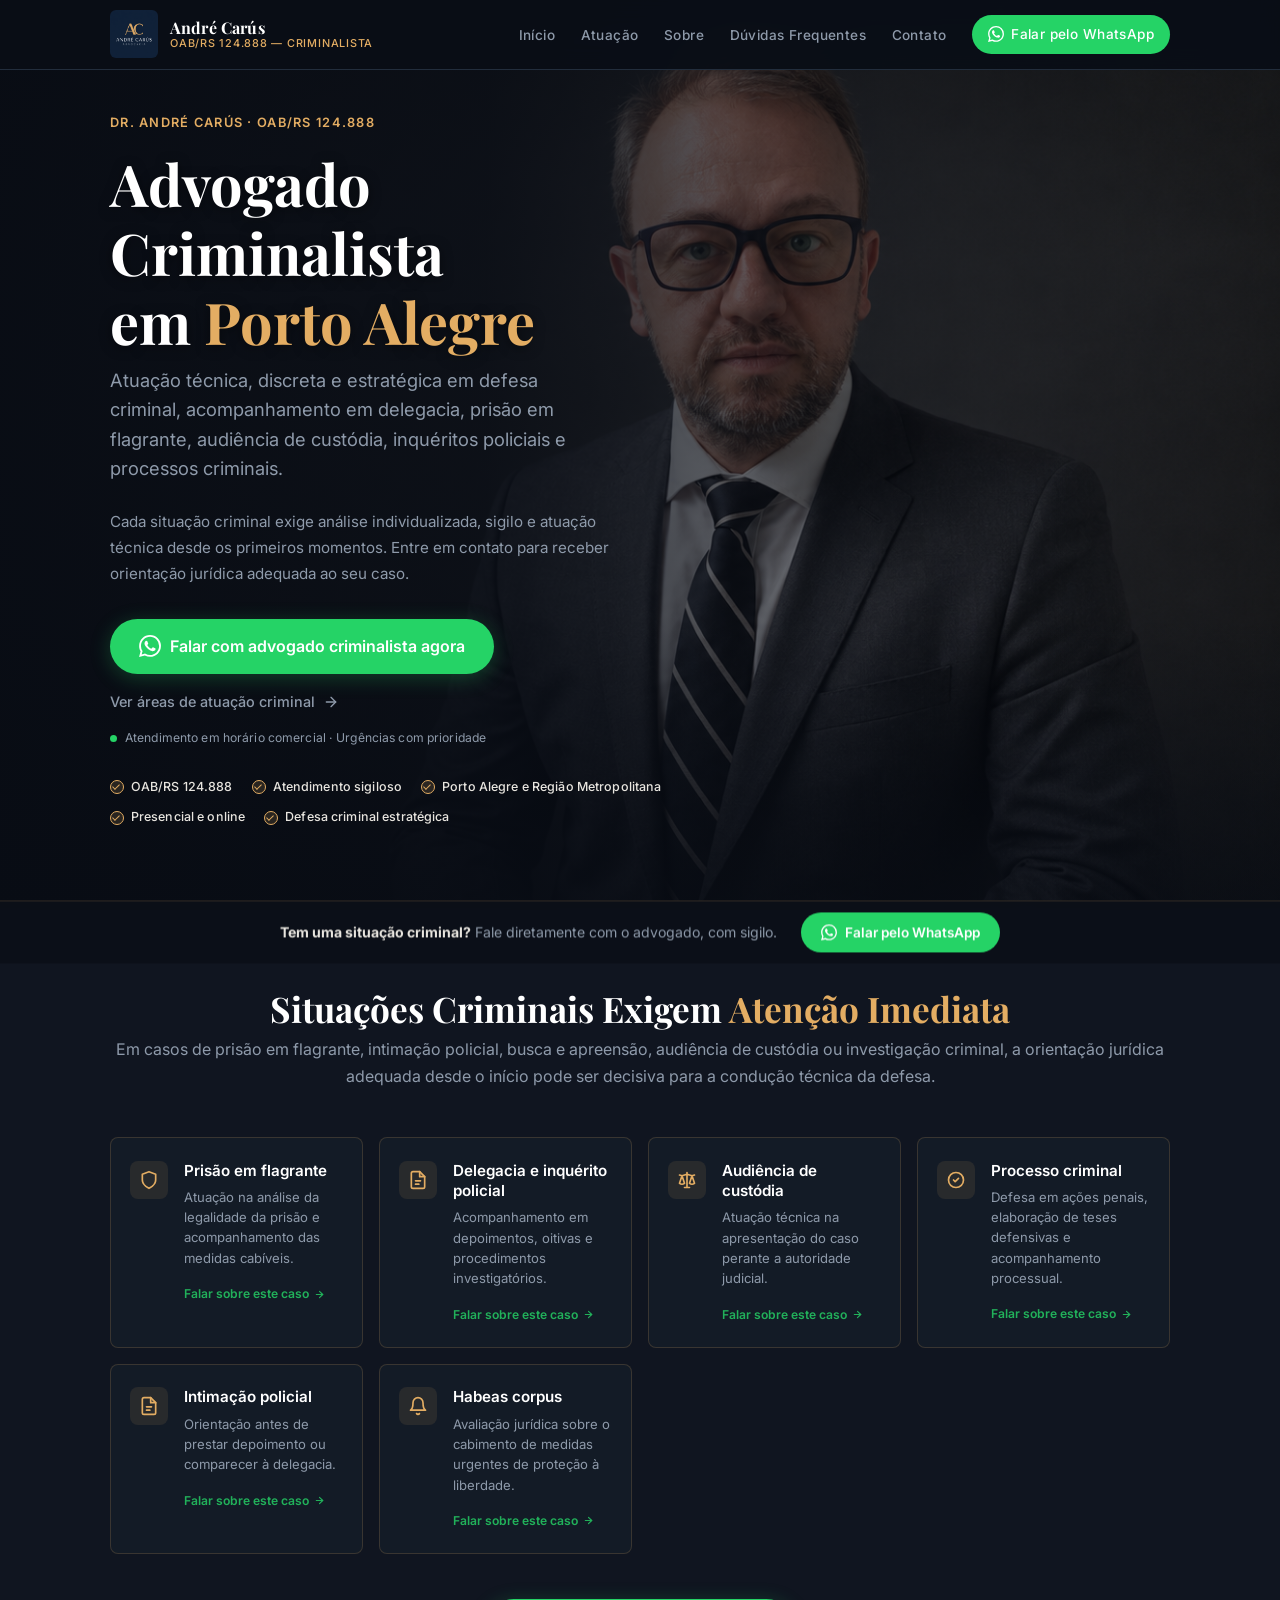
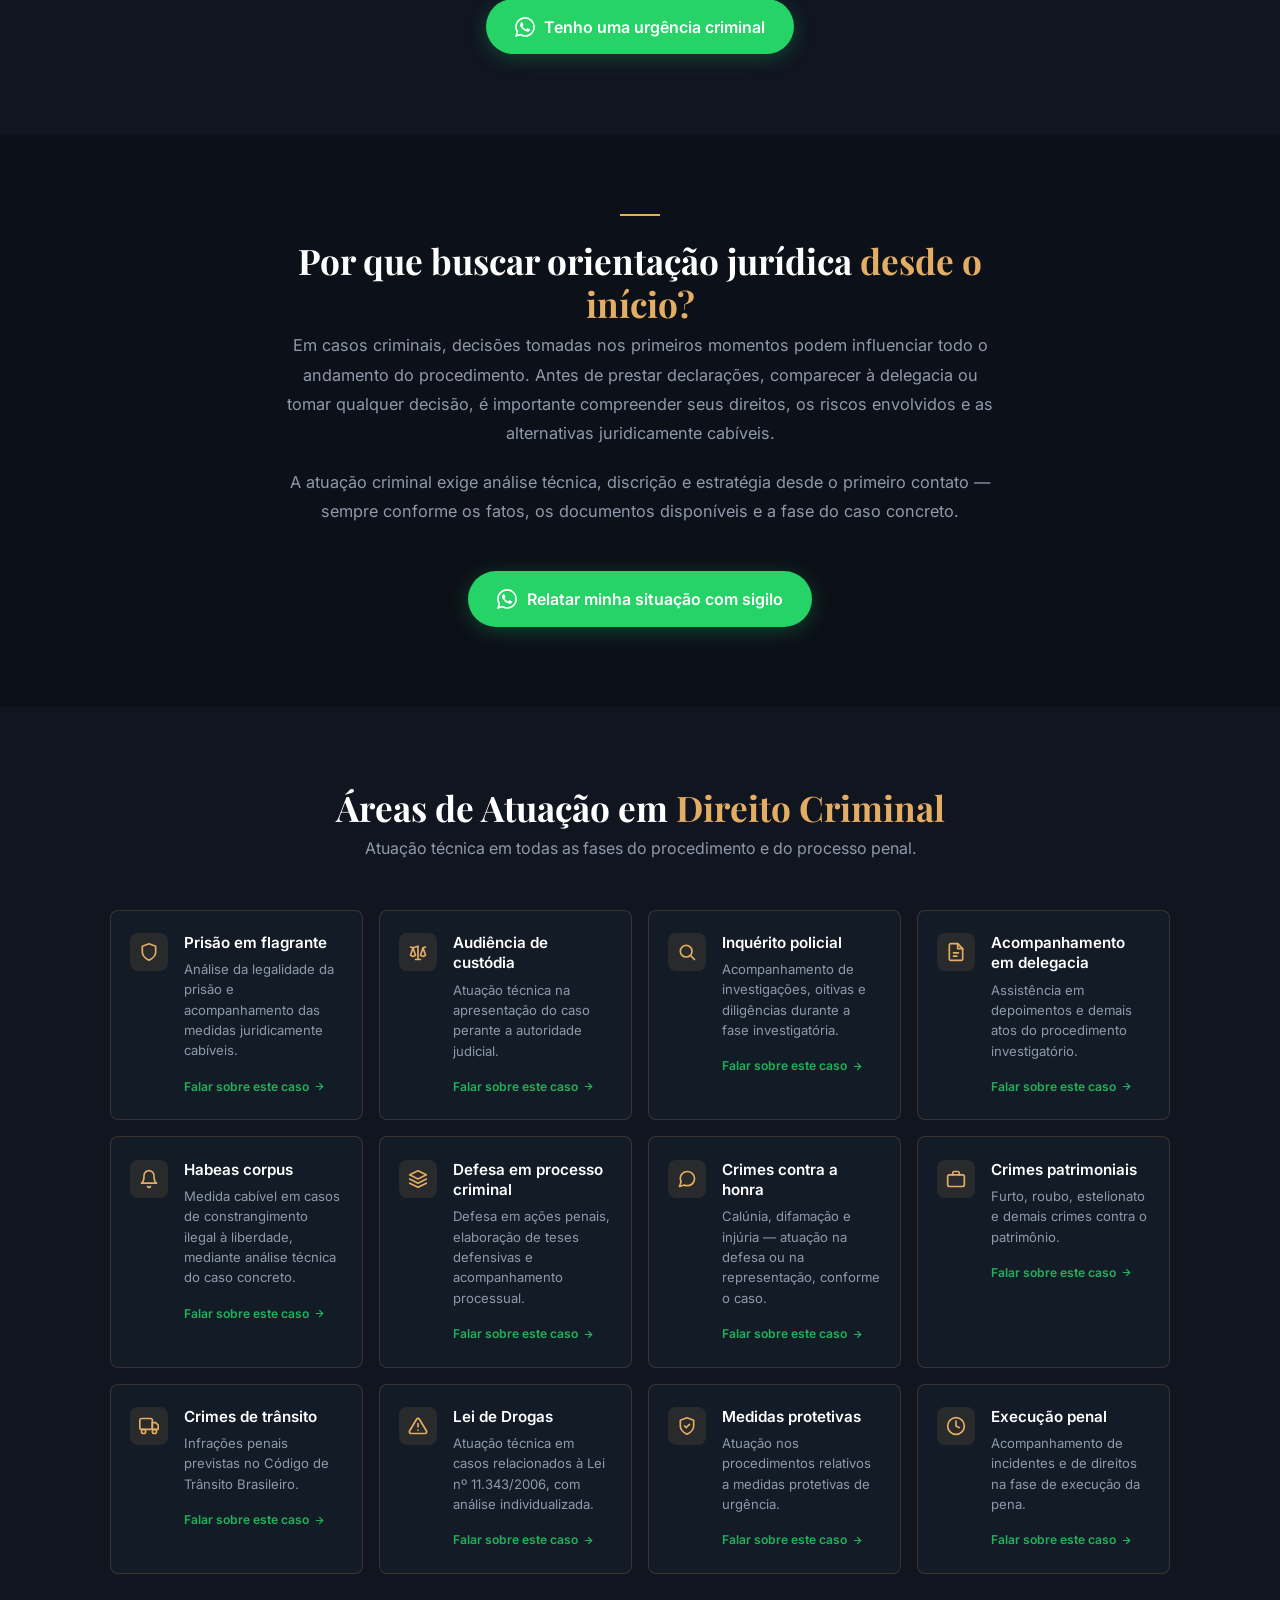
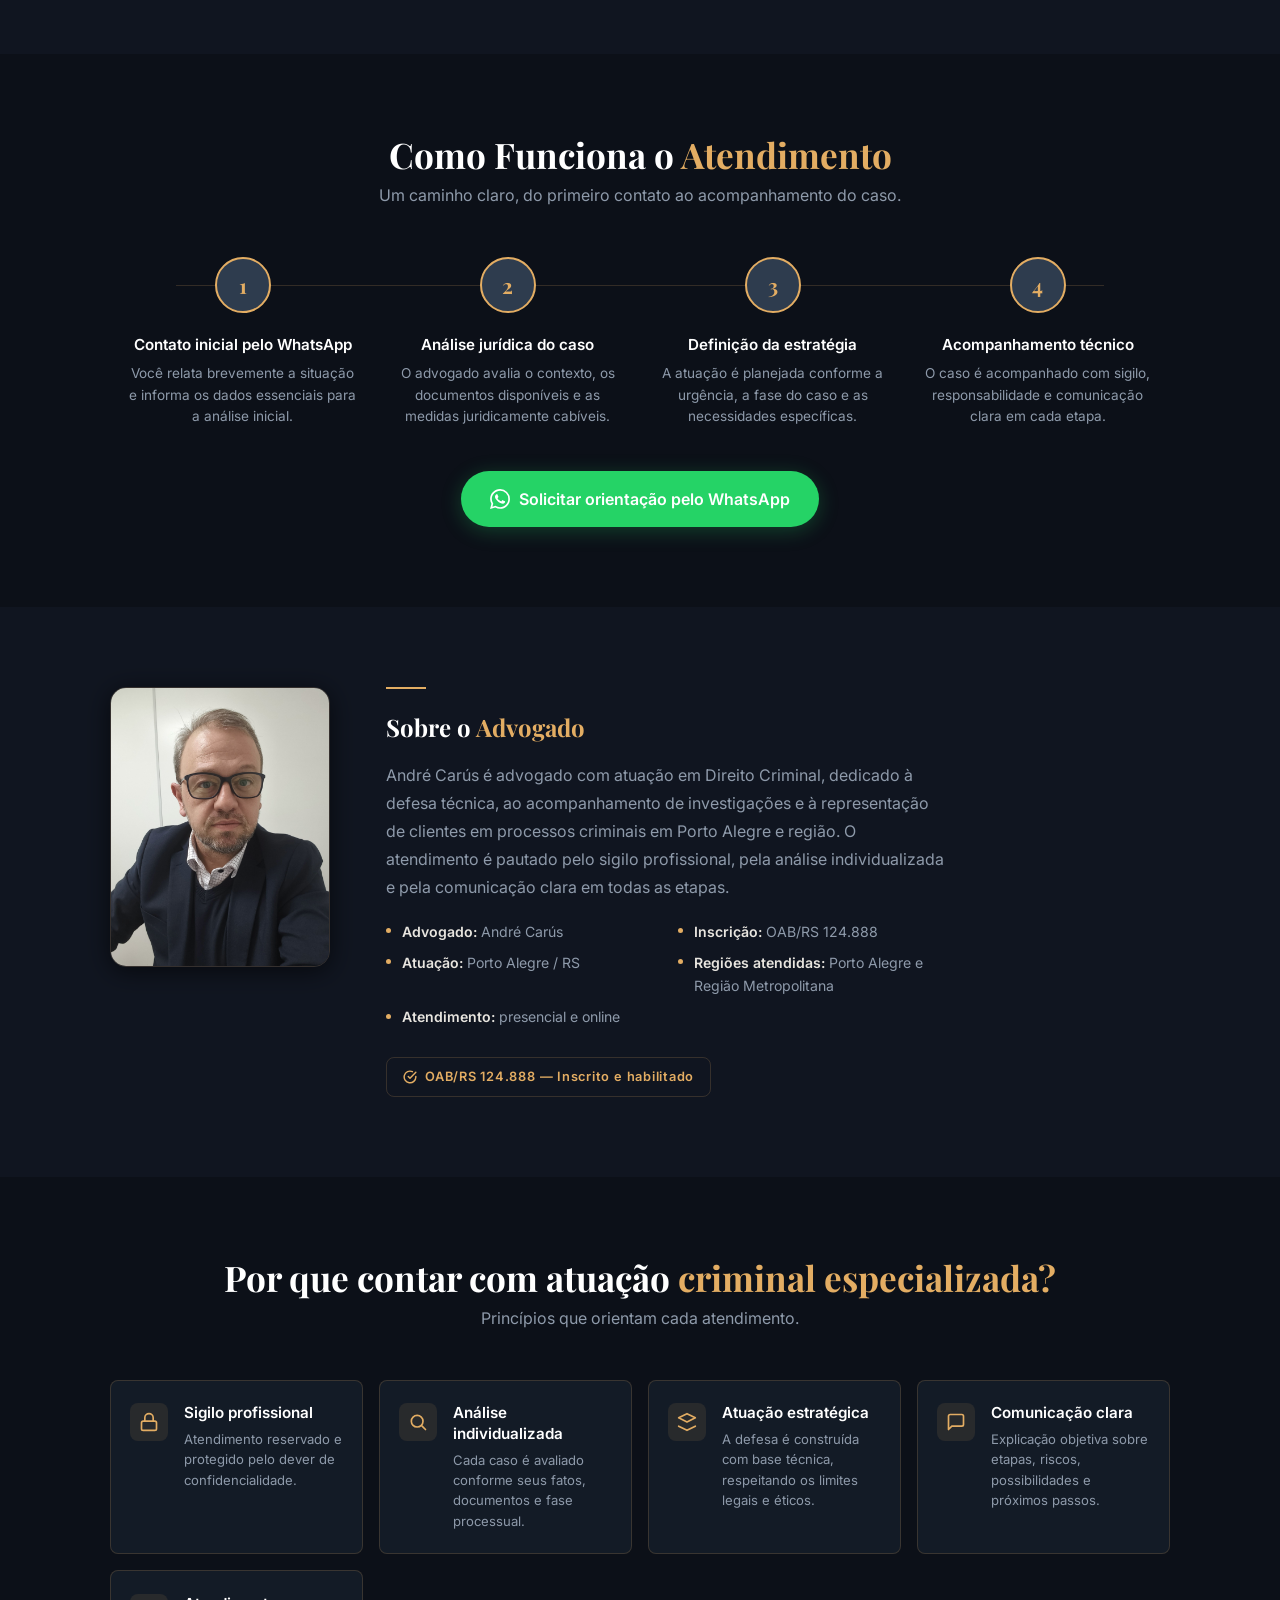
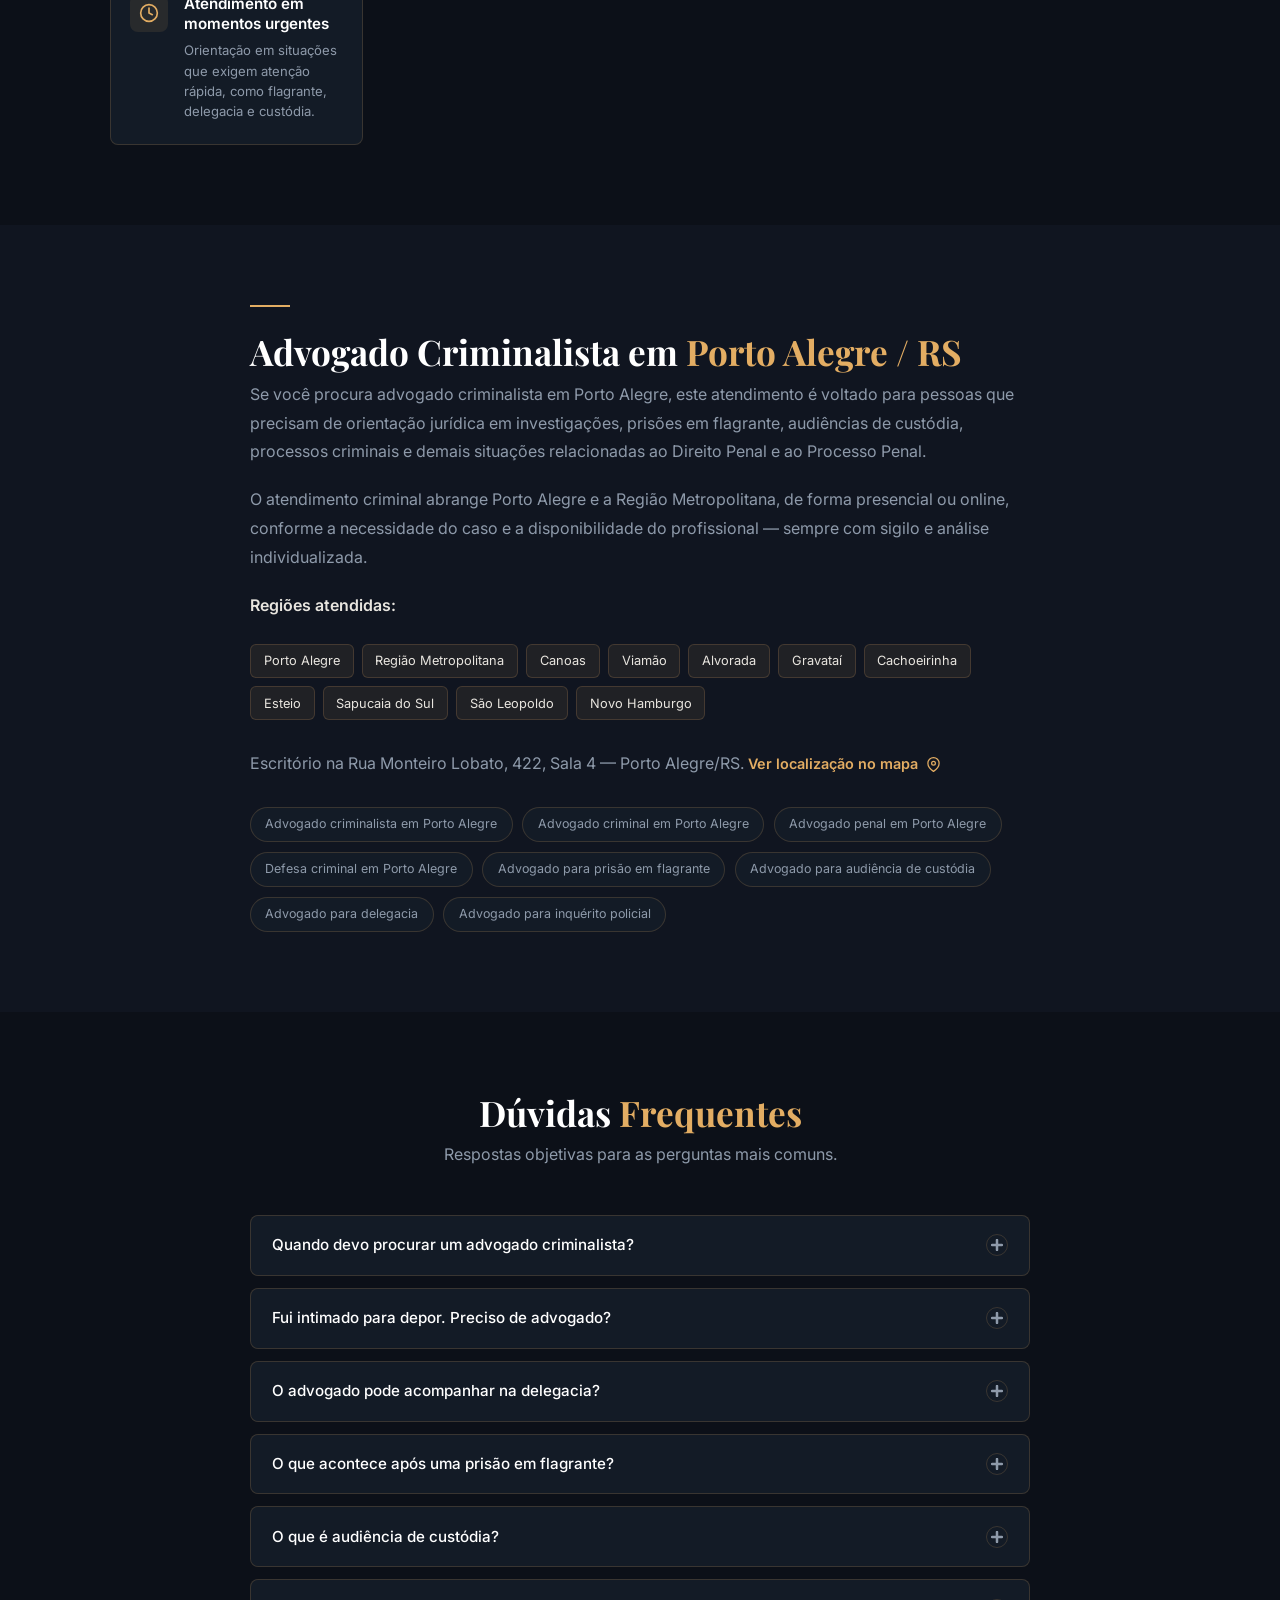
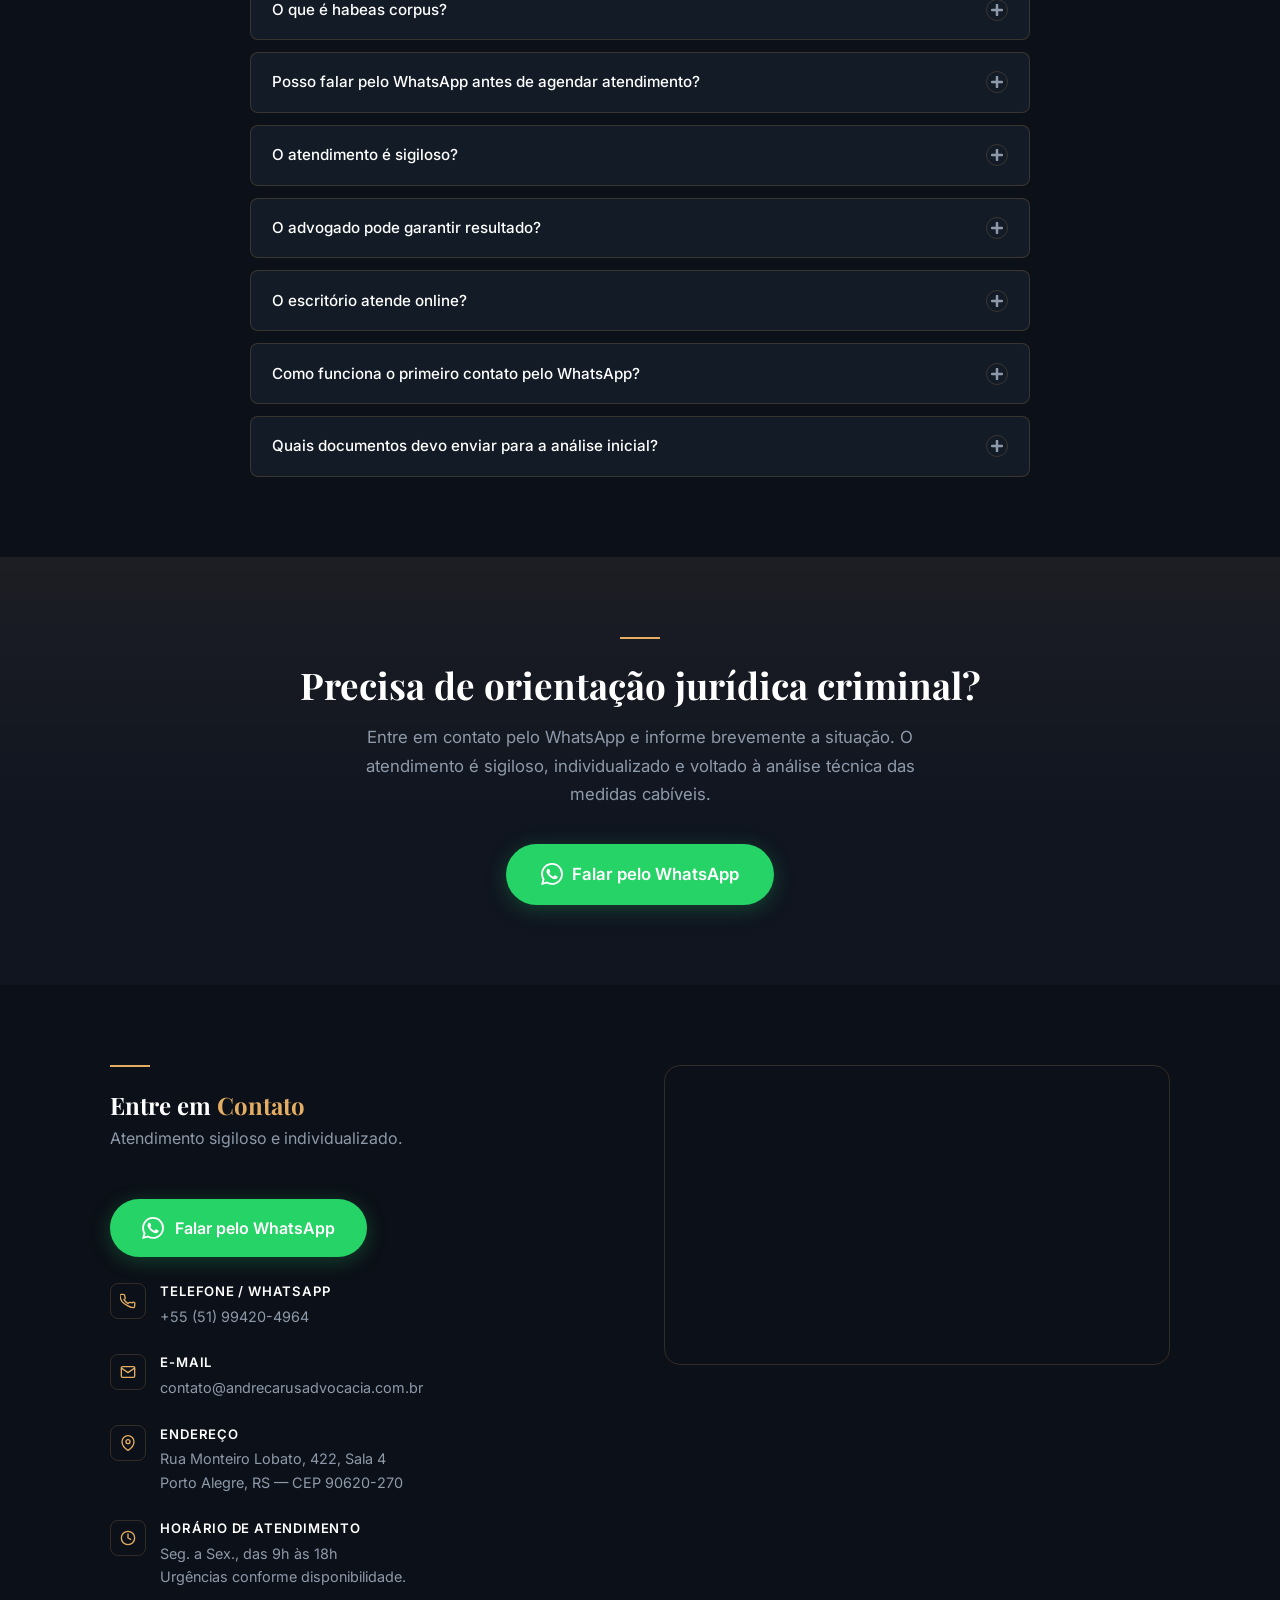
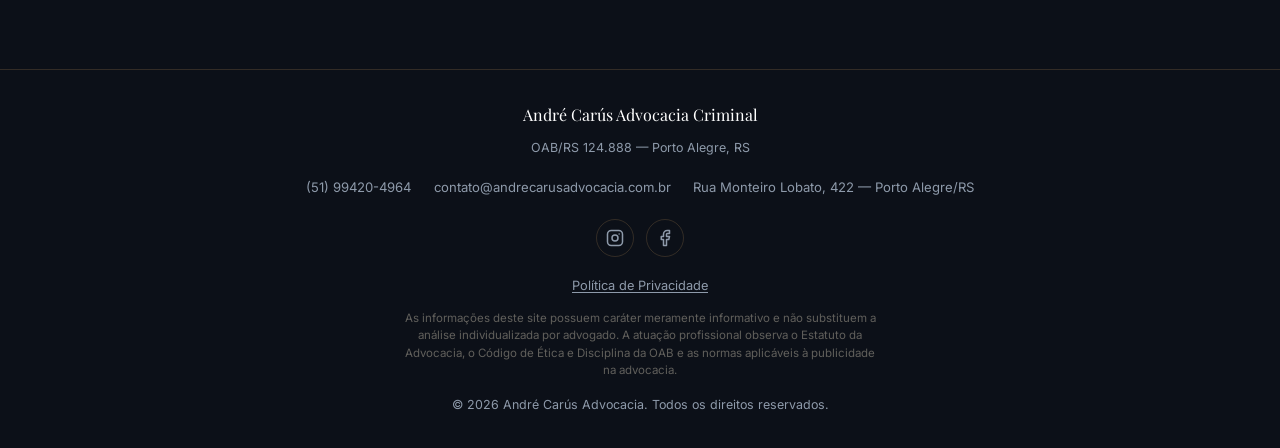
<file: index.html>
<!DOCTYPE html>
<html lang="pt-BR">
<head>
  <meta charset="UTF-8" />
  <meta name="viewport" content="width=device-width, initial-scale=1.0" />

  <!--
    ============================================================
    DADOS EDITÁVEIS — altere apenas os valores abaixo no código.
    Para localizar rapidamente, use "Localizar" (Ctrl+F) pelo token.
    ------------------------------------------------------------
    [NOME_DO_ADVOGADO] ....... André Carús
    [OAB_UF] ................. OAB/RS 124.888
    [CIDADE_UF] .............. Porto Alegre / RS
    [WHATSAPP] ............... 55 51 99420-4964  (links: wa.me/5551994204964)
    [TELEFONE] ............... (51) 99420-4964   (tel:+5551994204964)
    [EMAIL] .................. contato@andrecarusadvocacia.com.br
    [ENDERECO] ............... Rua Monteiro Lobato, 422, Sala 4 — Porto Alegre/RS — 90620-270
    [REGIOES_ATENDIDAS] ...... Porto Alegre e Região Metropolitana
    [HORARIO_DE_ATENDIMENTO] . Seg. a Sex., 9h às 18h (urgências: atendimento conforme disponibilidade)
    [LINK_INSTAGRAM] ......... https://www.instagram.com/   (substituir pelo perfil real)
    [LINK_GOOGLE_MAPS] ....... https://maps.google.com/?q=Rua+Monteiro+Lobato+422+Porto+Alegre
    ------------------------------------------------------------
    Mensagens pré-preenchidas do WhatsApp (parâmetro ?text= já codificado):
      Geral .. "Olá, gostaria de receber orientação jurídica sobre uma situação criminal."
      Final .. "Olá, preciso de orientação jurídica criminal e gostaria de conversar sobre meu caso."
    ============================================================
  -->

  <!-- ===================== SEO ===================== -->
  <title>Advogado Criminalista em Porto Alegre/RS | André Carús — Defesa Criminal e Atendimento pelo WhatsApp</title>
  <meta name="description" content="Advogado criminalista em Porto Alegre/RS para defesa criminal, prisão em flagrante, audiência de custódia, inquérito policial e acompanhamento em delegacia. Atendimento sigiloso e individualizado pelo WhatsApp. OAB/RS 124.888." />
  <meta name="keywords" content="advogado criminalista em Porto Alegre, advogado criminal em Porto Alegre, advogado penal em Porto Alegre, defesa criminal em Porto Alegre, advogado para prisão em flagrante, advogado para audiência de custódia, advogado para inquérito policial, advogado para delegacia" />
  <meta name="robots" content="index, follow, max-image-preview:large" />
  <meta name="author" content="André Carús" />
  <meta name="geo.region" content="BR-RS" />
  <meta name="geo.placename" content="Porto Alegre" />
  <meta name="geo.position" content="-30.0318;-51.2072" />
  <meta name="ICBM" content="-30.0318, -51.2072" />
  <meta name="theme-color" content="#0c1018" />
  <link rel="canonical" href="https://www.andrecarusadvocacia.com.br" />

  <!-- Open Graph -->
  <meta property="og:type" content="website" />
  <meta property="og:site_name" content="André Carús Advocacia Criminal" />
  <meta property="og:url" content="https://www.andrecarusadvocacia.com.br" />
  <meta property="og:title" content="Advogado Criminalista em Porto Alegre/RS | André Carús" />
  <meta property="og:description" content="Defesa criminal, prisão em flagrante, audiência de custódia, inquérito policial e acompanhamento em delegacia. Atendimento sigiloso pelo WhatsApp. OAB/RS 124.888." />
  <meta property="og:image" content="https://www.andrecarusadvocacia.com.br/assets/perfil_andre.jpg" />
  <meta property="og:image:alt" content="Dr. André Carús, advogado criminalista em Porto Alegre" />
  <meta property="og:locale" content="pt_BR" />

  <!-- Twitter Card -->
  <meta name="twitter:card" content="summary_large_image" />
  <meta name="twitter:title" content="Advogado Criminalista em Porto Alegre/RS | André Carús" />
  <meta name="twitter:description" content="Defesa criminal e atendimento sigiloso pelo WhatsApp. OAB/RS 124.888." />
  <meta name="twitter:image" content="https://www.andrecarusadvocacia.com.br/assets/perfil_andre.jpg" />

  <!-- Preconnect fonts -->
  <link rel="preconnect" href="https://fonts.googleapis.com" />
  <link rel="preconnect" href="https://fonts.gstatic.com" crossorigin />

  <!-- Preload da imagem principal da hero (LCP mais rápido) -->
  <link rel="preload" as="image" href="./assets/hero.png" fetchpriority="high" />

  <link rel="stylesheet" href="style.css?v=20260605a" />

  <!-- ===================== Schema.org — LegalService ===================== -->
  <script type="application/ld+json">
  {
    "@context": "https://schema.org",
    "@type": ["LegalService", "Attorney", "LocalBusiness"],
    "name": "André Carús Advocacia Criminal",
    "priceRange": "$$",
    "sameAs": [
      "https://www.instagram.com/andrecarus.adv/",
      "https://web.facebook.com/andrecarus.advocacia"
    ],
    "hasMap": "https://maps.google.com/?q=Rua+Monteiro+Lobato+422+Porto+Alegre",
    "description": "Advogado criminalista em Porto Alegre/RS, com atuação em Direito Penal e Processual Penal: defesa criminal, prisão em flagrante, audiência de custódia, inquérito policial e acompanhamento em delegacia.",
    "url": "https://www.andrecarusadvocacia.com.br",
    "image": "https://www.andrecarusadvocacia.com.br/assets/perfil_andre.jpg",
    "telephone": "+55-51-99420-4964",
    "email": "contato@andrecarusadvocacia.com.br",
    "areaServed": [
      { "@type": "City", "name": "Porto Alegre" },
      { "@type": "AdministrativeArea", "name": "Região Metropolitana de Porto Alegre" },
      { "@type": "State", "name": "Rio Grande do Sul" }
    ],
    "knowsAbout": [
      "Direito Penal",
      "Direito Processual Penal",
      "Prisão em flagrante",
      "Audiência de custódia",
      "Inquérito policial",
      "Habeas corpus",
      "Execução penal",
      "Lei de Drogas",
      "Medidas protetivas"
    ],
    "address": {
      "@type": "PostalAddress",
      "streetAddress": "Rua Monteiro Lobato, 422, Sala 4",
      "addressLocality": "Porto Alegre",
      "addressRegion": "RS",
      "postalCode": "90620-270",
      "addressCountry": "BR"
    },
    "geo": {
      "@type": "GeoCoordinates",
      "latitude": -30.0318,
      "longitude": -51.2072
    },
    "openingHoursSpecification": {
      "@type": "OpeningHoursSpecification",
      "dayOfWeek": ["Monday","Tuesday","Wednesday","Thursday","Friday"],
      "opens": "09:00",
      "closes": "18:00"
    },
    "founder": {
      "@type": "Attorney",
      "name": "André Carús",
      "identifier": "OAB/RS 124.888",
      "jobTitle": "Advogado Criminalista"
    }
  }
  </script>

  <!-- ===================== Schema.org — FAQPage ===================== -->
  <script type="application/ld+json">
  {
    "@context": "https://schema.org",
    "@type": "FAQPage",
    "mainEntity": [
      {
        "@type": "Question",
        "name": "Quando devo procurar um advogado criminalista?",
        "acceptedAnswer": {
          "@type": "Answer",
          "text": "Sempre que houver intimação, investigação, prisão, busca e apreensão, audiência ou qualquer procedimento de natureza criminal. A orientação técnica desde o início ajuda na condução adequada da defesa."
        }
      },
      {
        "@type": "Question",
        "name": "Fui intimado para depor. Preciso de advogado?",
        "acceptedAnswer": {
          "@type": "Answer",
          "text": "É recomendável. Você tem o direito de permanecer em silêncio e de ser assistido por advogado. A presença de defesa técnica resguarda seus direitos durante o depoimento."
        }
      },
      {
        "@type": "Question",
        "name": "O advogado pode acompanhar na delegacia?",
        "acceptedAnswer": {
          "@type": "Answer",
          "text": "Sim. O advogado pode acompanhar depoimentos, oitivas e demais atos do procedimento investigatório, observando as regras aplicáveis a cada situação."
        }
      },
      {
        "@type": "Question",
        "name": "O que acontece após uma prisão em flagrante?",
        "acceptedAnswer": {
          "@type": "Answer",
          "text": "Após a lavratura do flagrante, a pessoa é, em regra, apresentada à audiência de custódia em até 24 horas. Nesse momento são analisadas a legalidade da prisão e as medidas juridicamente cabíveis."
        }
      },
      {
        "@type": "Question",
        "name": "O que é audiência de custódia?",
        "acceptedAnswer": {
          "@type": "Answer",
          "text": "É a apresentação da pessoa presa à autoridade judicial em curto prazo após a prisão, para análise da legalidade do ato e das providências aplicáveis ao caso concreto."
        }
      },
      {
        "@type": "Question",
        "name": "O que é habeas corpus?",
        "acceptedAnswer": {
          "@type": "Answer",
          "text": "É uma medida jurídica cabível em situações específicas de constrangimento ilegal à liberdade de locomoção, sempre mediante análise técnica do caso concreto."
        }
      },
      {
        "@type": "Question",
        "name": "Posso falar pelo WhatsApp antes de agendar atendimento?",
        "acceptedAnswer": {
          "@type": "Answer",
          "text": "Sim. O contato inicial pode ser feito pelo WhatsApp para um relato breve da situação, com sigilo, a fim de orientar os próximos passos."
        }
      },
      {
        "@type": "Question",
        "name": "O atendimento é sigiloso?",
        "acceptedAnswer": {
          "@type": "Answer",
          "text": "Sim. O atendimento é protegido pelo dever de sigilo profissional, que é um dos fundamentos do exercício da advocacia."
        }
      },
      {
        "@type": "Question",
        "name": "O advogado pode garantir resultado?",
        "acceptedAnswer": {
          "@type": "Answer",
          "text": "Não. A advocacia exige análise técnica e individualizada, e nenhum resultado pode ser garantido. O papel do advogado é atuar com responsabilidade, técnica, estratégia e observância da legislação aplicável."
        }
      },
      {
        "@type": "Question",
        "name": "O escritório atende online?",
        "acceptedAnswer": {
          "@type": "Answer",
          "text": "Sim. O atendimento pode ser presencial ou online, conforme a necessidade do caso e a fase do procedimento, mantendo o mesmo sigilo e cuidado técnico."
        }
      },
      {
        "@type": "Question",
        "name": "Como funciona o primeiro contato pelo WhatsApp?",
        "acceptedAnswer": {
          "@type": "Answer",
          "text": "Você faz um relato breve da situação pelo WhatsApp, com sigilo. A partir disso é feita uma análise inicial para orientar os próximos passos conforme a fase do caso e a urgência."
        }
      },
      {
        "@type": "Question",
        "name": "Quais documentos devo enviar para a análise inicial?",
        "acceptedAnswer": {
          "@type": "Answer",
          "text": "Depende do caso. Em geral, qualquer documento que você já tenha em mãos ajuda, como intimação, boletim de ocorrência, mandado ou comunicações recebidas. Se não tiver nenhum documento, o relato da situação já permite uma orientação inicial."
        }
      }
    ]
  }
  </script>
</head>
<body>

  <!-- Pular para o conteúdo (acessibilidade) -->
  <a href="#hero" class="skip-link">Pular para o conteúdo</a>

  <!-- ===================== NAVBAR ===================== -->
  <header class="navbar" role="banner">
    <div class="container">
      <a href="#hero" class="navbar-brand" aria-label="André Carús Advocacia — início">
        <img src="./logo_oficial.png" alt="" class="navbar-logo" aria-hidden="true" />
        <div class="navbar-brand-text">
          <span class="brand-name">André Carús</span>
          <span class="brand-oab">OAB/RS 124.888 — Criminalista</span>
        </div>
      </a>

      <!-- Checkbox hack: o estado aberto/fechado é nativo do navegador.
           Sem JS de toggle = sem duplo-disparo, ghost-click ou propagação. -->
      <input type="checkbox" id="menu-toggle" class="menu-toggle" aria-label="Abrir e fechar o menu" />

      <label class="hamburger" id="hamburger" for="menu-toggle">
        <svg class="icon-open" width="24" height="24" viewBox="0 0 24 24" fill="none" stroke="currentColor" stroke-width="2" stroke-linecap="round" aria-hidden="true">
          <line x1="3" y1="6" x2="21" y2="6"/>
          <line x1="3" y1="12" x2="21" y2="12"/>
          <line x1="3" y1="18" x2="21" y2="18"/>
        </svg>
        <svg class="icon-close" width="24" height="24" viewBox="0 0 24 24" fill="none" stroke="currentColor" stroke-width="2" stroke-linecap="round" aria-hidden="true">
          <line x1="5" y1="5" x2="19" y2="19"/>
          <line x1="19" y1="5" x2="5" y2="19"/>
        </svg>
      </label>

      <nav aria-label="Menu principal">
        <label class="navbar-overlay" id="navOverlay" for="menu-toggle" aria-hidden="true"></label>
        <ul class="navbar-links" id="navLinks" role="list">
          <li><a href="#hero">Início</a></li>
          <li><a href="#areas">Atuação</a></li>
          <li><a href="#sobre">Sobre</a></li>
          <li><a href="#faq">Dúvidas Frequentes</a></li>
          <li><a href="#contato">Contato</a></li>
          <li>
            <a href="https://wa.me/5551994204964?text=Ol%C3%A1%2C%20gostaria%20de%20receber%20orienta%C3%A7%C3%A3o%20jur%C3%ADdica%20sobre%20uma%20situa%C3%A7%C3%A3o%20criminal." class="btn-nav-whatsapp" target="_blank" rel="noopener noreferrer" aria-label="Falar pelo WhatsApp">
              <svg width="16" height="16" viewBox="0 0 24 24" fill="currentColor" aria-hidden="true">
                <path d="M17.472 14.382c-.297-.149-1.758-.867-2.03-.967-.273-.099-.471-.148-.67.15-.197.297-.767.966-.94 1.164-.173.199-.347.223-.644.075-.297-.15-1.255-.463-2.39-1.475-.883-.788-1.48-1.761-1.653-2.059-.173-.297-.018-.458.13-.606.134-.133.298-.347.446-.52.149-.174.198-.298.298-.497.099-.198.05-.371-.025-.52-.075-.149-.669-1.612-.916-2.207-.242-.579-.487-.5-.669-.51-.173-.008-.371-.01-.57-.01-.198 0-.52.074-.792.372-.272.297-1.04 1.016-1.04 2.479 0 1.462 1.065 2.875 1.213 3.074.149.198 2.096 3.2 5.077 4.487.709.306 1.262.489 1.694.625.712.227 1.36.195 1.871.118.571-.085 1.758-.719 2.006-1.413.248-.694.248-1.289.173-1.413-.074-.124-.272-.198-.57-.347m-5.421 7.403h-.004a9.87 9.87 0 01-5.031-1.378l-.361-.214-3.741.982.998-3.648-.235-.374a9.86 9.86 0 01-1.51-5.26c.001-5.45 4.436-9.884 9.888-9.884 2.64 0 5.122 1.03 6.988 2.898a9.825 9.825 0 012.893 6.994c-.003 5.45-4.437 9.884-9.885 9.884m8.413-18.297A11.815 11.815 0 0012.05 0C5.495 0 .16 5.335.157 11.892c0 2.096.547 4.142 1.588 5.945L.057 24l6.305-1.654a11.882 11.882 0 005.683 1.448h.005c6.554 0 11.89-5.335 11.893-11.893a11.821 11.821 0 00-3.48-8.413z"/>
              </svg>
              Falar pelo WhatsApp
            </a>
          </li>
        </ul>
      </nav>
    </div>
  </header>

  <main>
    <!-- ===================== HERO ===================== -->
    <section class="hero" id="hero" aria-labelledby="hero-title">
      <div class="container">
        <div class="hero-inner">
          <div class="hero-text">
            <p class="hero-eyebrow">Dr. André Carús · OAB/RS 124.888</p>

            <h1 id="hero-title">
              Advogado Criminalista<br/>em <span>Porto Alegre</span>
            </h1>

            <p class="hero-tagline">
              Atuação técnica, discreta e estratégica em defesa criminal, acompanhamento em delegacia,
              prisão em flagrante, audiência de custódia, inquéritos policiais e processos criminais.
            </p>

            <p class="hero-complement">
              Cada situação criminal exige análise individualizada, sigilo e atuação técnica desde os
              primeiros momentos. Entre em contato para receber orientação jurídica adequada ao seu caso.
            </p>

            <div class="hero-cta">
              <a
                href="https://wa.me/5551994204964?text=Ol%C3%A1%2C%20gostaria%20de%20receber%20orienta%C3%A7%C3%A3o%20jur%C3%ADdica%20sobre%20uma%20situa%C3%A7%C3%A3o%20criminal."
                class="btn-primary"
                target="_blank"
                rel="noopener noreferrer"
                aria-label="Falar com advogado pelo WhatsApp"
              >
                <svg width="22" height="22" viewBox="0 0 24 24" fill="currentColor" aria-hidden="true">
                  <path d="M17.472 14.382c-.297-.149-1.758-.867-2.03-.967-.273-.099-.471-.148-.67.15-.197.297-.767.966-.94 1.164-.173.199-.347.223-.644.075-.297-.15-1.255-.463-2.39-1.475-.883-.788-1.48-1.761-1.653-2.059-.173-.297-.018-.458.13-.606.134-.133.298-.347.446-.52.149-.174.198-.298.298-.497.099-.198.05-.371-.025-.52-.075-.149-.669-1.612-.916-2.207-.242-.579-.487-.5-.669-.51-.173-.008-.371-.01-.57-.01-.198 0-.52.074-.792.372-.272.297-1.04 1.016-1.04 2.479 0 1.462 1.065 2.875 1.213 3.074.149.198 2.096 3.2 5.077 4.487.709.306 1.262.489 1.694.625.712.227 1.36.195 1.871.118.571-.085 1.758-.719 2.006-1.413.248-.694.248-1.289.173-1.413-.074-.124-.272-.198-.57-.347m-5.421 7.403h-.004a9.87 9.87 0 01-5.031-1.378l-.361-.214-3.741.982.998-3.648-.235-.374a9.86 9.86 0 01-1.51-5.26c.001-5.45 4.436-9.884 9.888-9.884 2.64 0 5.122 1.03 6.988 2.898a9.825 9.825 0 012.893 6.994c-.003 5.45-4.437 9.884-9.885 9.884m8.413-18.297A11.815 11.815 0 0012.05 0C5.495 0 .16 5.335.157 11.892c0 2.096.547 4.142 1.588 5.945L.057 24l6.305-1.654a11.882 11.882 0 005.683 1.448h.005c6.554 0 11.89-5.335 11.893-11.893a11.821 11.821 0 00-3.48-8.413z"/>
                </svg>
                Falar com advogado criminalista agora
              </a>
              <a href="#areas" class="btn-secondary" aria-label="Ver áreas de atuação criminal">
                Ver áreas de atuação criminal
                <svg width="16" height="16" viewBox="0 0 24 24" fill="none" stroke="currentColor" stroke-width="2" stroke-linecap="round" stroke-linejoin="round" aria-hidden="true">
                  <line x1="5" y1="12" x2="19" y2="12"/><polyline points="12 5 19 12 12 19"/>
                </svg>
              </a>
            </div>

            <div class="hero-avail">
              <span class="hero-avail-dot" aria-hidden="true"></span>
              Atendimento em horário comercial · Urgências com prioridade
            </div>

            <!-- Selos de confiança -->
            <ul class="hero-seals" role="list">
              <li>OAB/RS 124.888</li>
              <li>Atendimento sigiloso</li>
              <li>Porto Alegre e Região Metropolitana</li>
              <li>Presencial e online</li>
              <li>Defesa criminal estratégica</li>
            </ul>
          </div>

          <div class="hero-image">
            <img src="./assets/hero.png" alt="Dr. André Carús, advogado criminalista em Porto Alegre" loading="eager" />
          </div>
        </div>
      </div>
    </section>

    <!-- ===================== URGÊNCIA RESPONSÁVEL ===================== -->
    <section id="urgencia" aria-labelledby="urgencia-title">
      <div class="container">
        <h2 class="section-title text-center" id="urgencia-title">Situações Criminais Exigem <span class="gold">Atenção Imediata</span></h2>
        <p class="section-subtitle text-center">
          Em casos de prisão em flagrante, intimação policial, busca e apreensão, audiência de custódia ou
          investigação criminal, a orientação jurídica adequada desde o início pode ser decisiva para a
          condução técnica da defesa.
        </p>

        <div class="areas-grid" role="list">
          <article class="area-card" role="listitem">
            <div class="area-icon" aria-hidden="true">
              <svg width="20" height="20" viewBox="0 0 24 24" fill="none" stroke="currentColor" stroke-width="2" stroke-linecap="round" stroke-linejoin="round">
                <path d="M12 22s8-4 8-10V5l-8-3-8 3v7c0 6 8 10 8 10z"/>
              </svg>
            </div>
            <div class="area-body">
              <h3 class="area-name">Prisão em flagrante</h3>
              <p class="area-desc">Atuação na análise da legalidade da prisão e acompanhamento das medidas cabíveis.</p>
              <a href="https://wa.me/5551994204964?text=Ol%C3%A1%2C%20preciso%20de%20orienta%C3%A7%C3%A3o%20urgente%20sobre%20pris%C3%A3o%20em%20flagrante." class="card-wa-link" target="_blank" rel="noopener noreferrer" data-evt="whatsapp_click_card_flagrante">Falar sobre este caso <svg width="11" height="11" viewBox="0 0 24 24" fill="none" stroke="currentColor" stroke-width="2.5" stroke-linecap="round" stroke-linejoin="round" aria-hidden="true"><line x1="5" y1="12" x2="19" y2="12"/><polyline points="12 5 19 12 12 19"/></svg></a>
            </div>
          </article>

          <article class="area-card" role="listitem">
            <div class="area-icon" aria-hidden="true">
              <svg width="20" height="20" viewBox="0 0 24 24" fill="none" stroke="currentColor" stroke-width="2" stroke-linecap="round" stroke-linejoin="round">
                <path d="M14 2H6a2 2 0 00-2 2v16a2 2 0 002 2h12a2 2 0 002-2V8z"/><polyline points="14 2 14 8 20 8"/><line x1="9" y1="13" x2="15" y2="13"/><line x1="9" y1="17" x2="13" y2="17"/>
              </svg>
            </div>
            <div class="area-body">
              <h3 class="area-name">Delegacia e inquérito policial</h3>
              <p class="area-desc">Acompanhamento em depoimentos, oitivas e procedimentos investigatórios.</p>
              <a href="https://wa.me/5551994204964?text=Ol%C3%A1%2C%20preciso%20de%20orienta%C3%A7%C3%A3o%20sobre%20acompanhamento%20em%20delegacia%20ou%20inqu%C3%A9rito%20policial." class="card-wa-link" target="_blank" rel="noopener noreferrer" data-evt="whatsapp_click_card_delegacia">Falar sobre este caso <svg width="11" height="11" viewBox="0 0 24 24" fill="none" stroke="currentColor" stroke-width="2.5" stroke-linecap="round" stroke-linejoin="round" aria-hidden="true"><line x1="5" y1="12" x2="19" y2="12"/><polyline points="12 5 19 12 12 19"/></svg></a>
            </div>
          </article>

          <article class="area-card" role="listitem">
            <div class="area-icon" aria-hidden="true">
              <svg width="20" height="20" viewBox="0 0 24 24" fill="none" stroke="currentColor" stroke-width="2" stroke-linecap="round" stroke-linejoin="round">
                <path d="M3 6l3 1m0 0l-3 9a5.002 5.002 0 006.001 0M6 7l3 9M6 7l6-2m6 2l3-1m-3 1l-3 9a5.002 5.002 0 006.001 0M18 7l3 9m-3-9l-6-2m0-2v2m0 16V5m0 16H9m3 0h3"/>
              </svg>
            </div>
            <div class="area-body">
              <h3 class="area-name">Audiência de custódia</h3>
              <p class="area-desc">Atuação técnica na apresentação do caso perante a autoridade judicial.</p>
              <a href="https://wa.me/5551994204964?text=Ol%C3%A1%2C%20preciso%20de%20orienta%C3%A7%C3%A3o%20sobre%20audi%C3%AAncia%20de%20cust%C3%B3dia." class="card-wa-link" target="_blank" rel="noopener noreferrer" data-evt="whatsapp_click_card_custodia_urg">Falar sobre este caso <svg width="11" height="11" viewBox="0 0 24 24" fill="none" stroke="currentColor" stroke-width="2.5" stroke-linecap="round" stroke-linejoin="round" aria-hidden="true"><line x1="5" y1="12" x2="19" y2="12"/><polyline points="12 5 19 12 12 19"/></svg></a>
            </div>
          </article>

          <article class="area-card" role="listitem">
            <div class="area-icon" aria-hidden="true">
              <svg width="20" height="20" viewBox="0 0 24 24" fill="none" stroke="currentColor" stroke-width="2" stroke-linecap="round" stroke-linejoin="round">
                <path d="M9 12l2 2 4-4"/><path d="M21 12c-1 0-3-1-3-3s2-3 3-3-1-2-1-2-2 1-3 1-3-2-3-2-1 2-1 2-2-1-3-1-1 2-1 2 2 1 2 3-2 3-2 3 1 2 1 2 2-1 3-1 3 2 3 2 1-2 1-2 2 1 3 1 1-2 1-2z" opacity="0"/><circle cx="12" cy="12" r="9"/>
              </svg>
            </div>
            <div class="area-body">
              <h3 class="area-name">Processo criminal</h3>
              <p class="area-desc">Defesa em ações penais, elaboração de teses defensivas e acompanhamento processual.</p>
              <a href="https://wa.me/5551994204964?text=Ol%C3%A1%2C%20preciso%20de%20orienta%C3%A7%C3%A3o%20sobre%20defesa%20em%20processo%20criminal." class="card-wa-link" target="_blank" rel="noopener noreferrer" data-evt="whatsapp_click_card_processo_urg">Falar sobre este caso <svg width="11" height="11" viewBox="0 0 24 24" fill="none" stroke="currentColor" stroke-width="2.5" stroke-linecap="round" stroke-linejoin="round" aria-hidden="true"><line x1="5" y1="12" x2="19" y2="12"/><polyline points="12 5 19 12 12 19"/></svg></a>
            </div>
          </article>

          <article class="area-card" role="listitem">
            <div class="area-icon" aria-hidden="true">
              <svg width="20" height="20" viewBox="0 0 24 24" fill="none" stroke="currentColor" stroke-width="2" stroke-linecap="round" stroke-linejoin="round">
                <path d="M14 2H6a2 2 0 00-2 2v16a2 2 0 002 2h12a2 2 0 002-2V8z"/><polyline points="14 2 14 8 20 8"/><line x1="9" y1="13" x2="15" y2="13"/><line x1="9" y1="17" x2="13" y2="17"/>
              </svg>
            </div>
            <div class="area-body">
              <h3 class="area-name">Intimação policial</h3>
              <p class="area-desc">Orientação antes de prestar depoimento ou comparecer à delegacia.</p>
              <a href="https://wa.me/5551994204964?text=Ol%C3%A1%2C%20recebi%20uma%20intima%C3%A7%C3%A3o%20policial%20e%20preciso%20de%20orienta%C3%A7%C3%A3o%20jur%C3%ADdica." class="card-wa-link" target="_blank" rel="noopener noreferrer" data-evt="whatsapp_click_card_intimacao">Falar sobre este caso <svg width="11" height="11" viewBox="0 0 24 24" fill="none" stroke="currentColor" stroke-width="2.5" stroke-linecap="round" stroke-linejoin="round" aria-hidden="true"><line x1="5" y1="12" x2="19" y2="12"/><polyline points="12 5 19 12 12 19"/></svg></a>
            </div>
          </article>

          <article class="area-card" role="listitem">
            <div class="area-icon" aria-hidden="true">
              <svg width="20" height="20" viewBox="0 0 24 24" fill="none" stroke="currentColor" stroke-width="2" stroke-linecap="round" stroke-linejoin="round">
                <path d="M18 8A6 6 0 006 8c0 7-3 9-3 9h18s-3-2-3-9"/><path d="M13.73 21a2 2 0 01-3.46 0"/>
              </svg>
            </div>
            <div class="area-body">
              <h3 class="area-name">Habeas corpus</h3>
              <p class="area-desc">Avaliação jurídica sobre o cabimento de medidas urgentes de proteção à liberdade.</p>
              <a href="https://wa.me/5551994204964?text=Ol%C3%A1%2C%20preciso%20de%20orienta%C3%A7%C3%A3o%20sobre%20habeas%20corpus." class="card-wa-link" target="_blank" rel="noopener noreferrer" data-evt="whatsapp_click_card_habeas_urg">Falar sobre este caso <svg width="11" height="11" viewBox="0 0 24 24" fill="none" stroke="currentColor" stroke-width="2.5" stroke-linecap="round" stroke-linejoin="round" aria-hidden="true"><line x1="5" y1="12" x2="19" y2="12"/><polyline points="12 5 19 12 12 19"/></svg></a>
            </div>
          </article>
        </div>

        <div class="section-cta text-center">
          <a
            href="https://wa.me/5551994204964?text=Ol%C3%A1%2C%20gostaria%20de%20receber%20orienta%C3%A7%C3%A3o%20jur%C3%ADdica%20sobre%20uma%20situa%C3%A7%C3%A3o%20criminal."
            class="btn-primary"
            target="_blank"
            rel="noopener noreferrer"
          >
            <svg width="20" height="20" viewBox="0 0 24 24" fill="currentColor" aria-hidden="true">
              <path d="M17.472 14.382c-.297-.149-1.758-.867-2.03-.967-.273-.099-.471-.148-.67.15-.197.297-.767.966-.94 1.164-.173.199-.347.223-.644.075-.297-.15-1.255-.463-2.39-1.475-.883-.788-1.48-1.761-1.653-2.059-.173-.297-.018-.458.13-.606.134-.133.298-.347.446-.52.149-.174.198-.298.298-.497.099-.198.05-.371-.025-.52-.075-.149-.669-1.612-.916-2.207-.242-.579-.487-.5-.669-.51-.173-.008-.371-.01-.57-.01-.198 0-.52.074-.792.372-.272.297-1.04 1.016-1.04 2.479 0 1.462 1.065 2.875 1.213 3.074.149.198 2.096 3.2 5.077 4.487.709.306 1.262.489 1.694.625.712.227 1.36.195 1.871.118.571-.085 1.758-.719 2.006-1.413.248-.694.248-1.289.173-1.413-.074-.124-.272-.198-.57-.347m-5.421 7.403h-.004a9.87 9.87 0 01-5.031-1.378l-.361-.214-3.741.982.998-3.648-.235-.374a9.86 9.86 0 01-1.51-5.26c.001-5.45 4.436-9.884 9.888-9.884 2.64 0 5.122 1.03 6.988 2.898a9.825 9.825 0 012.893 6.994c-.003 5.45-4.437 9.884-9.885 9.884m8.413-18.297A11.815 11.815 0 0012.05 0C5.495 0 .16 5.335.157 11.892c0 2.096.547 4.142 1.588 5.945L.057 24l6.305-1.654a11.882 11.882 0 005.683 1.448h.005c6.554 0 11.89-5.335 11.893-11.893a11.821 11.821 0 00-3.48-8.413z"/>
            </svg>
            Tenho uma urgência criminal
          </a>
        </div>
      </div>
    </section>

    <!-- ===================== POR QUE BUSCAR ORIENTAÇÃO DESDE O INÍCIO ===================== -->
    <section id="orientacao" aria-labelledby="orientacao-title">
      <div class="container orient-block">
        <div class="divider-gold center" aria-hidden="true"></div>
        <h2 class="section-title" id="orientacao-title">Por que buscar orientação jurídica <span class="gold">desde o início?</span></h2>
        <p>
          Em casos criminais, decisões tomadas nos primeiros momentos podem influenciar todo o andamento
          do procedimento. Antes de prestar declarações, comparecer à delegacia ou tomar qualquer decisão,
          é importante compreender seus direitos, os riscos envolvidos e as alternativas juridicamente cabíveis.
        </p>
        <p>
          A atuação criminal exige análise técnica, discrição e estratégia desde o primeiro contato — sempre
          conforme os fatos, os documentos disponíveis e a fase do caso concreto.
        </p>
        <div class="section-cta">
          <a
            href="https://wa.me/5551994204964?text=Ol%C3%A1%2C%20Dr.%20Andr%C3%A9%20Car%C3%BAs.%20Preciso%20relatar%20uma%20situa%C3%A7%C3%A3o%20criminal%20com%20sigilo."
            class="btn-primary"
            target="_blank"
            rel="noopener noreferrer"
            data-evt="whatsapp_click_orientacao"
          >
            <svg width="20" height="20" viewBox="0 0 24 24" fill="currentColor" aria-hidden="true"><path d="M17.472 14.382c-.297-.149-1.758-.867-2.03-.967-.273-.099-.471-.148-.67.15-.197.297-.767.966-.94 1.164-.173.199-.347.223-.644.075-.297-.15-1.255-.463-2.39-1.475-.883-.788-1.48-1.761-1.653-2.059-.173-.297-.018-.458.13-.606.134-.133.298-.347.446-.52.149-.174.198-.298.298-.497.099-.198.05-.371-.025-.52-.075-.149-.669-1.612-.916-2.207-.242-.579-.487-.5-.669-.51-.173-.008-.371-.01-.57-.01-.198 0-.52.074-.792.372-.272.297-1.04 1.016-1.04 2.479 0 1.462 1.065 2.875 1.213 3.074.149.198 2.096 3.2 5.077 4.487.709.306 1.262.489 1.694.625.712.227 1.36.195 1.871.118.571-.085 1.758-.719 2.006-1.413.248-.694.248-1.289.173-1.413-.074-.124-.272-.198-.57-.347m-5.421 7.403h-.004a9.87 9.87 0 01-5.031-1.378l-.361-.214-3.741.982.998-3.648-.235-.374a9.86 9.86 0 01-1.51-5.26c.001-5.45 4.436-9.884 9.888-9.884 2.64 0 5.122 1.03 6.988 2.898a9.825 9.825 0 012.893 6.994c-.003 5.45-4.437 9.884-9.885 9.884m8.413-18.297A11.815 11.815 0 0012.05 0C5.495 0 .16 5.335.157 11.892c0 2.096.547 4.142 1.588 5.945L.057 24l6.305-1.654a11.882 11.882 0 005.683 1.448h.005c6.554 0 11.89-5.335 11.893-11.893a11.821 11.821 0 00-3.48-8.413z"/></svg>
            Relatar minha situação com sigilo
          </a>
        </div>
      </div>
    </section>

    <!-- ===================== ÁREAS DE ATUAÇÃO ===================== -->
    <section id="areas" aria-labelledby="areas-title">
      <div class="container">
        <h2 class="section-title text-center" id="areas-title">Áreas de Atuação em <span class="gold">Direito Criminal</span></h2>
        <p class="section-subtitle text-center">Atuação técnica em todas as fases do procedimento e do processo penal.</p>

        <div class="areas-grid" role="list">

          <article class="area-card" role="listitem">
            <div class="area-icon" aria-hidden="true">
              <svg width="20" height="20" viewBox="0 0 24 24" fill="none" stroke="currentColor" stroke-width="2" stroke-linecap="round" stroke-linejoin="round"><path d="M12 22s8-4 8-10V5l-8-3-8 3v7c0 6 8 10 8 10z"/></svg>
            </div>
            <div class="area-body">
              <h3 class="area-name">Prisão em flagrante</h3>
              <p class="area-desc">Análise da legalidade da prisão e acompanhamento das medidas juridicamente cabíveis.</p>
              <a href="https://wa.me/5551994204964?text=Ol%C3%A1%2C%20preciso%20de%20orienta%C3%A7%C3%A3o%20urgente%20sobre%20pris%C3%A3o%20em%20flagrante." class="card-wa-link" target="_blank" rel="noopener noreferrer" data-evt="whatsapp_click_card_flagrante_areas">Falar sobre este caso <svg width="11" height="11" viewBox="0 0 24 24" fill="none" stroke="currentColor" stroke-width="2.5" stroke-linecap="round" stroke-linejoin="round" aria-hidden="true"><line x1="5" y1="12" x2="19" y2="12"/><polyline points="12 5 19 12 12 19"/></svg></a>
            </div>
          </article>

          <article class="area-card" role="listitem">
            <div class="area-icon" aria-hidden="true">
              <svg width="20" height="20" viewBox="0 0 24 24" fill="none" stroke="currentColor" stroke-width="2" stroke-linecap="round" stroke-linejoin="round"><path d="M3 6l3 1M6 7l6-2m6 2l3-1M12 5v16m-3 0h6"/><path d="M6 7l-3 9a5 5 0 006 0L6 7zm12 0l-3 9a5 5 0 006 0l-3-9z"/></svg>
            </div>
            <div class="area-body">
              <h3 class="area-name">Audiência de custódia</h3>
              <p class="area-desc">Atuação técnica na apresentação do caso perante a autoridade judicial.</p>
              <a href="https://wa.me/5551994204964?text=Ol%C3%A1%2C%20preciso%20de%20orienta%C3%A7%C3%A3o%20sobre%20audi%C3%AAncia%20de%20cust%C3%B3dia." class="card-wa-link" target="_blank" rel="noopener noreferrer" data-evt="whatsapp_click_card_custodia_areas">Falar sobre este caso <svg width="11" height="11" viewBox="0 0 24 24" fill="none" stroke="currentColor" stroke-width="2.5" stroke-linecap="round" stroke-linejoin="round" aria-hidden="true"><line x1="5" y1="12" x2="19" y2="12"/><polyline points="12 5 19 12 12 19"/></svg></a>
            </div>
          </article>

          <article class="area-card" role="listitem">
            <div class="area-icon" aria-hidden="true">
              <svg width="20" height="20" viewBox="0 0 24 24" fill="none" stroke="currentColor" stroke-width="2" stroke-linecap="round" stroke-linejoin="round"><circle cx="11" cy="11" r="7"/><line x1="21" y1="21" x2="16.65" y2="16.65"/></svg>
            </div>
            <div class="area-body">
              <h3 class="area-name">Inquérito policial</h3>
              <p class="area-desc">Acompanhamento de investigações, oitivas e diligências durante a fase investigatória.</p>
              <a href="https://wa.me/5551994204964?text=Ol%C3%A1%2C%20preciso%20de%20orienta%C3%A7%C3%A3o%20sobre%20inqu%C3%A9rito%20policial." class="card-wa-link" target="_blank" rel="noopener noreferrer" data-evt="whatsapp_click_card_inquerito">Falar sobre este caso <svg width="11" height="11" viewBox="0 0 24 24" fill="none" stroke="currentColor" stroke-width="2.5" stroke-linecap="round" stroke-linejoin="round" aria-hidden="true"><line x1="5" y1="12" x2="19" y2="12"/><polyline points="12 5 19 12 12 19"/></svg></a>
            </div>
          </article>

          <article class="area-card" role="listitem">
            <div class="area-icon" aria-hidden="true">
              <svg width="20" height="20" viewBox="0 0 24 24" fill="none" stroke="currentColor" stroke-width="2" stroke-linecap="round" stroke-linejoin="round"><path d="M14 2H6a2 2 0 00-2 2v16a2 2 0 002 2h12a2 2 0 002-2V8z"/><polyline points="14 2 14 8 20 8"/><line x1="9" y1="13" x2="15" y2="13"/><line x1="9" y1="17" x2="13" y2="17"/></svg>
            </div>
            <div class="area-body">
              <h3 class="area-name">Acompanhamento em delegacia</h3>
              <p class="area-desc">Assistência em depoimentos e demais atos do procedimento investigatório.</p>
              <a href="https://wa.me/5551994204964?text=Ol%C3%A1%2C%20preciso%20de%20acompanhamento%20em%20delegacia%20e%20orienta%C3%A7%C3%A3o%20jur%C3%ADdica." class="card-wa-link" target="_blank" rel="noopener noreferrer" data-evt="whatsapp_click_card_delegacia_areas">Falar sobre este caso <svg width="11" height="11" viewBox="0 0 24 24" fill="none" stroke="currentColor" stroke-width="2.5" stroke-linecap="round" stroke-linejoin="round" aria-hidden="true"><line x1="5" y1="12" x2="19" y2="12"/><polyline points="12 5 19 12 12 19"/></svg></a>
            </div>
          </article>

          <article class="area-card" role="listitem">
            <div class="area-icon" aria-hidden="true">
              <svg width="20" height="20" viewBox="0 0 24 24" fill="none" stroke="currentColor" stroke-width="2" stroke-linecap="round" stroke-linejoin="round"><path d="M18 8A6 6 0 006 8c0 7-3 9-3 9h18s-3-2-3-9"/><path d="M13.73 21a2 2 0 01-3.46 0"/></svg>
            </div>
            <div class="area-body">
              <h3 class="area-name">Habeas corpus</h3>
              <p class="area-desc">Medida cabível em casos de constrangimento ilegal à liberdade, mediante análise técnica do caso concreto.</p>
              <a href="https://wa.me/5551994204964?text=Ol%C3%A1%2C%20preciso%20de%20orienta%C3%A7%C3%A3o%20sobre%20habeas%20corpus." class="card-wa-link" target="_blank" rel="noopener noreferrer" data-evt="whatsapp_click_card_habeas_areas">Falar sobre este caso <svg width="11" height="11" viewBox="0 0 24 24" fill="none" stroke="currentColor" stroke-width="2.5" stroke-linecap="round" stroke-linejoin="round" aria-hidden="true"><line x1="5" y1="12" x2="19" y2="12"/><polyline points="12 5 19 12 12 19"/></svg></a>
            </div>
          </article>

          <article class="area-card" role="listitem">
            <div class="area-icon" aria-hidden="true">
              <svg width="20" height="20" viewBox="0 0 24 24" fill="none" stroke="currentColor" stroke-width="2" stroke-linecap="round" stroke-linejoin="round"><polygon points="12 2 2 7 12 12 22 7 12 2"/><polyline points="2 17 12 22 22 17"/><polyline points="2 12 12 17 22 12"/></svg>
            </div>
            <div class="area-body">
              <h3 class="area-name">Defesa em processo criminal</h3>
              <p class="area-desc">Defesa em ações penais, elaboração de teses defensivas e acompanhamento processual.</p>
              <a href="https://wa.me/5551994204964?text=Ol%C3%A1%2C%20preciso%20de%20orienta%C3%A7%C3%A3o%20sobre%20defesa%20em%20processo%20criminal." class="card-wa-link" target="_blank" rel="noopener noreferrer" data-evt="whatsapp_click_card_processo_areas">Falar sobre este caso <svg width="11" height="11" viewBox="0 0 24 24" fill="none" stroke="currentColor" stroke-width="2.5" stroke-linecap="round" stroke-linejoin="round" aria-hidden="true"><line x1="5" y1="12" x2="19" y2="12"/><polyline points="12 5 19 12 12 19"/></svg></a>
            </div>
          </article>

          <article class="area-card" role="listitem">
            <div class="area-icon" aria-hidden="true">
              <svg width="20" height="20" viewBox="0 0 24 24" fill="none" stroke="currentColor" stroke-width="2" stroke-linecap="round" stroke-linejoin="round"><path d="M21 11.5a8.38 8.38 0 01-.9 3.8 8.5 8.5 0 01-7.6 4.7 8.38 8.38 0 01-3.8-.9L3 21l1.9-5.7a8.38 8.38 0 01-.9-3.8 8.5 8.5 0 014.7-7.6 8.38 8.38 0 013.8-.9h.5a8.48 8.48 0 018 8v.5z"/></svg>
            </div>
            <div class="area-body">
              <h3 class="area-name">Crimes contra a honra</h3>
              <p class="area-desc">Calúnia, difamação e injúria — atuação na defesa ou na representação, conforme o caso.</p>
              <a href="https://wa.me/5551994204964?text=Ol%C3%A1%2C%20preciso%20de%20orienta%C3%A7%C3%A3o%20sobre%20crime%20contra%20a%20honra." class="card-wa-link" target="_blank" rel="noopener noreferrer" data-evt="whatsapp_click_card_honra">Falar sobre este caso <svg width="11" height="11" viewBox="0 0 24 24" fill="none" stroke="currentColor" stroke-width="2.5" stroke-linecap="round" stroke-linejoin="round" aria-hidden="true"><line x1="5" y1="12" x2="19" y2="12"/><polyline points="12 5 19 12 12 19"/></svg></a>
            </div>
          </article>

          <article class="area-card" role="listitem">
            <div class="area-icon" aria-hidden="true">
              <svg width="20" height="20" viewBox="0 0 24 24" fill="none" stroke="currentColor" stroke-width="2" stroke-linecap="round" stroke-linejoin="round"><rect x="2" y="7" width="20" height="14" rx="2"/><path d="M16 7V5a2 2 0 00-2-2h-4a2 2 0 00-2 2v2"/></svg>
            </div>
            <div class="area-body">
              <h3 class="area-name">Crimes patrimoniais</h3>
              <p class="area-desc">Furto, roubo, estelionato e demais crimes contra o patrimônio.</p>
              <a href="https://wa.me/5551994204964?text=Ol%C3%A1%2C%20preciso%20de%20orienta%C3%A7%C3%A3o%20sobre%20crimes%20patrimoniais." class="card-wa-link" target="_blank" rel="noopener noreferrer" data-evt="whatsapp_click_card_patrimoniais">Falar sobre este caso <svg width="11" height="11" viewBox="0 0 24 24" fill="none" stroke="currentColor" stroke-width="2.5" stroke-linecap="round" stroke-linejoin="round" aria-hidden="true"><line x1="5" y1="12" x2="19" y2="12"/><polyline points="12 5 19 12 12 19"/></svg></a>
            </div>
          </article>

          <article class="area-card" role="listitem">
            <div class="area-icon" aria-hidden="true">
              <svg width="20" height="20" viewBox="0 0 24 24" fill="none" stroke="currentColor" stroke-width="2" stroke-linecap="round" stroke-linejoin="round"><rect x="1" y="3" width="15" height="13" rx="2"/><path d="M16 8h4l3 3v5h-7V8z"/><circle cx="5.5" cy="18.5" r="2.5"/><circle cx="18.5" cy="18.5" r="2.5"/></svg>
            </div>
            <div class="area-body">
              <h3 class="area-name">Crimes de trânsito</h3>
              <p class="area-desc">Infrações penais previstas no Código de Trânsito Brasileiro.</p>
              <a href="https://wa.me/5551994204964?text=Ol%C3%A1%2C%20preciso%20de%20orienta%C3%A7%C3%A3o%20sobre%20crime%20de%20tr%C3%A2nsito." class="card-wa-link" target="_blank" rel="noopener noreferrer" data-evt="whatsapp_click_card_transito">Falar sobre este caso <svg width="11" height="11" viewBox="0 0 24 24" fill="none" stroke="currentColor" stroke-width="2.5" stroke-linecap="round" stroke-linejoin="round" aria-hidden="true"><line x1="5" y1="12" x2="19" y2="12"/><polyline points="12 5 19 12 12 19"/></svg></a>
            </div>
          </article>

          <article class="area-card" role="listitem">
            <div class="area-icon" aria-hidden="true">
              <svg width="20" height="20" viewBox="0 0 24 24" fill="none" stroke="currentColor" stroke-width="2" stroke-linecap="round" stroke-linejoin="round"><path d="M10.29 3.86L1.82 18a2 2 0 001.71 3h16.94a2 2 0 001.71-3L13.71 3.86a2 2 0 00-3.42 0z"/><line x1="12" y1="9" x2="12" y2="13"/><line x1="12" y1="17" x2="12.01" y2="17"/></svg>
            </div>
            <div class="area-body">
              <h3 class="area-name">Lei de Drogas</h3>
              <p class="area-desc">Atuação técnica em casos relacionados à Lei nº 11.343/2006, com análise individualizada.</p>
              <a href="https://wa.me/5551994204964?text=Ol%C3%A1%2C%20preciso%20de%20orienta%C3%A7%C3%A3o%20sobre%20um%20caso%20relacionado%20%C3%A0%20Lei%20de%20Drogas." class="card-wa-link" target="_blank" rel="noopener noreferrer" data-evt="whatsapp_click_card_drogas">Falar sobre este caso <svg width="11" height="11" viewBox="0 0 24 24" fill="none" stroke="currentColor" stroke-width="2.5" stroke-linecap="round" stroke-linejoin="round" aria-hidden="true"><line x1="5" y1="12" x2="19" y2="12"/><polyline points="12 5 19 12 12 19"/></svg></a>
            </div>
          </article>

          <article class="area-card" role="listitem">
            <div class="area-icon" aria-hidden="true">
              <svg width="20" height="20" viewBox="0 0 24 24" fill="none" stroke="currentColor" stroke-width="2" stroke-linecap="round" stroke-linejoin="round"><path d="M12 22s8-4 8-10V5l-8-3-8 3v7c0 6 8 10 8 10z"/><path d="M9 12l2 2 4-4"/></svg>
            </div>
            <div class="area-body">
              <h3 class="area-name">Medidas protetivas</h3>
              <p class="area-desc">Atuação nos procedimentos relativos a medidas protetivas de urgência.</p>
              <a href="https://wa.me/5551994204964?text=Ol%C3%A1%2C%20preciso%20de%20orienta%C3%A7%C3%A3o%20sobre%20medidas%20protetivas." class="card-wa-link" target="_blank" rel="noopener noreferrer" data-evt="whatsapp_click_card_protetivas">Falar sobre este caso <svg width="11" height="11" viewBox="0 0 24 24" fill="none" stroke="currentColor" stroke-width="2.5" stroke-linecap="round" stroke-linejoin="round" aria-hidden="true"><line x1="5" y1="12" x2="19" y2="12"/><polyline points="12 5 19 12 12 19"/></svg></a>
            </div>
          </article>

          <article class="area-card" role="listitem">
            <div class="area-icon" aria-hidden="true">
              <svg width="20" height="20" viewBox="0 0 24 24" fill="none" stroke="currentColor" stroke-width="2" stroke-linecap="round" stroke-linejoin="round"><circle cx="12" cy="12" r="10"/><polyline points="12 6 12 12 16 14"/></svg>
            </div>
            <div class="area-body">
              <h3 class="area-name">Execução penal</h3>
              <p class="area-desc">Acompanhamento de incidentes e de direitos na fase de execução da pena.</p>
              <a href="https://wa.me/5551994204964?text=Ol%C3%A1%2C%20preciso%20de%20orienta%C3%A7%C3%A3o%20sobre%20execu%C3%A7%C3%A3o%20penal." class="card-wa-link" target="_blank" rel="noopener noreferrer" data-evt="whatsapp_click_card_execucao">Falar sobre este caso <svg width="11" height="11" viewBox="0 0 24 24" fill="none" stroke="currentColor" stroke-width="2.5" stroke-linecap="round" stroke-linejoin="round" aria-hidden="true"><line x1="5" y1="12" x2="19" y2="12"/><polyline points="12 5 19 12 12 19"/></svg></a>
            </div>
          </article>

        </div>
      </div>
    </section>

    <!-- ===================== COMO FUNCIONA ===================== -->
    <section id="como-funciona" aria-labelledby="atendimento-title">
      <div class="container">
        <h2 class="section-title text-center" id="atendimento-title">Como Funciona o <span class="gold">Atendimento</span></h2>
        <p class="section-subtitle text-center">Um caminho claro, do primeiro contato ao acompanhamento do caso.</p>

        <div class="steps" role="list">
          <div class="step" role="listitem">
            <div class="step-number" aria-hidden="true">1</div>
            <div class="step-body">
              <p class="step-title">Contato inicial pelo WhatsApp</p>
              <p class="step-desc">Você relata brevemente a situação e informa os dados essenciais para a análise inicial.</p>
            </div>
          </div>
          <div class="step" role="listitem">
            <div class="step-number" aria-hidden="true">2</div>
            <div class="step-body">
              <p class="step-title">Análise jurídica do caso</p>
              <p class="step-desc">O advogado avalia o contexto, os documentos disponíveis e as medidas juridicamente cabíveis.</p>
            </div>
          </div>
          <div class="step" role="listitem">
            <div class="step-number" aria-hidden="true">3</div>
            <div class="step-body">
              <p class="step-title">Definição da estratégia</p>
              <p class="step-desc">A atuação é planejada conforme a urgência, a fase do caso e as necessidades específicas.</p>
            </div>
          </div>
          <div class="step" role="listitem">
            <div class="step-number" aria-hidden="true">4</div>
            <div class="step-body">
              <p class="step-title">Acompanhamento técnico</p>
              <p class="step-desc">O caso é acompanhado com sigilo, responsabilidade e comunicação clara em cada etapa.</p>
            </div>
          </div>
        </div>

        <div class="section-cta text-center">
          <a
            href="https://wa.me/5551994204964?text=Ol%C3%A1%2C%20gostaria%20de%20receber%20orienta%C3%A7%C3%A3o%20jur%C3%ADdica%20sobre%20uma%20situa%C3%A7%C3%A3o%20criminal."
            class="btn-primary"
            target="_blank"
            rel="noopener noreferrer"
          >
            <svg width="20" height="20" viewBox="0 0 24 24" fill="currentColor" aria-hidden="true"><path d="M17.472 14.382c-.297-.149-1.758-.867-2.03-.967-.273-.099-.471-.148-.67.15-.197.297-.767.966-.94 1.164-.173.199-.347.223-.644.075-.297-.15-1.255-.463-2.39-1.475-.883-.788-1.48-1.761-1.653-2.059-.173-.297-.018-.458.13-.606.134-.133.298-.347.446-.52.149-.174.198-.298.298-.497.099-.198.05-.371-.025-.52-.075-.149-.669-1.612-.916-2.207-.242-.579-.487-.5-.669-.51-.173-.008-.371-.01-.57-.01-.198 0-.52.074-.792.372-.272.297-1.04 1.016-1.04 2.479 0 1.462 1.065 2.875 1.213 3.074.149.198 2.096 3.2 5.077 4.487.709.306 1.262.489 1.694.625.712.227 1.36.195 1.871.118.571-.085 1.758-.719 2.006-1.413.248-.694.248-1.289.173-1.413-.074-.124-.272-.198-.57-.347m-5.421 7.403h-.004a9.87 9.87 0 01-5.031-1.378l-.361-.214-3.741.982.998-3.648-.235-.374a9.86 9.86 0 01-1.51-5.26c.001-5.45 4.436-9.884 9.888-9.884 2.64 0 5.122 1.03 6.988 2.898a9.825 9.825 0 012.893 6.994c-.003 5.45-4.437 9.884-9.885 9.884m8.413-18.297A11.815 11.815 0 0012.05 0C5.495 0 .16 5.335.157 11.892c0 2.096.547 4.142 1.588 5.945L.057 24l6.305-1.654a11.882 11.882 0 005.683 1.448h.005c6.554 0 11.89-5.335 11.893-11.893a11.821 11.821 0 00-3.48-8.413z"/></svg>
            Solicitar orientação pelo WhatsApp
          </a>
        </div>
      </div>
    </section>

    <!-- ===================== SOBRE ===================== -->
    <section id="sobre" aria-labelledby="sobre-title">
      <div class="container">
        <div class="sobre-inner">
          <div class="sobre-photo">
            <img src="./assets/perfil_andre.jpg" alt="Dr. André Carús — advogado criminalista em Porto Alegre" loading="lazy" />
          </div>
          <div class="sobre-content">
            <div class="divider-gold" aria-hidden="true"></div>
            <h2 id="sobre-title">Sobre o <span class="gold">Advogado</span></h2>
            <p class="sobre-text">
              André Carús é advogado com atuação em Direito Criminal, dedicado à defesa técnica, ao
              acompanhamento de investigações e à representação de clientes em processos criminais em
              Porto Alegre e região. O atendimento é pautado pelo sigilo profissional, pela análise
              individualizada e pela comunicação clara em todas as etapas.
            </p>

            <!-- Campos editáveis (atualize conforme os dados do advogado) -->
            <ul class="sobre-facts" role="list">
              <li><strong>Advogado:</strong> André Carús</li>
              <li><strong>Inscrição:</strong> OAB/RS 124.888</li>
              <li><strong>Atuação:</strong> Porto Alegre / RS</li>
              <li><strong>Regiões atendidas:</strong> Porto Alegre e Região Metropolitana</li>
              <li><strong>Atendimento:</strong> presencial e online</li>
            </ul>

            <div class="sobre-oab-badge" aria-label="Inscrição na OAB">
              <svg width="14" height="14" viewBox="0 0 24 24" fill="none" stroke="currentColor" stroke-width="2.5" stroke-linecap="round" stroke-linejoin="round" aria-hidden="true">
                <path d="M22 11.08V12a10 10 0 11-5.93-9.14"/><polyline points="22 4 12 14.01 9 11.01"/>
              </svg>
              OAB/RS 124.888 — Inscrito e habilitado
            </div>
          </div>
        </div>
      </div>
    </section>

    <!-- ===================== DIFERENCIAIS ===================== -->
    <section id="diferenciais" aria-labelledby="dif-title">
      <div class="container">
        <h2 class="section-title text-center" id="dif-title">Por que contar com atuação <span class="gold">criminal especializada?</span></h2>
        <p class="section-subtitle text-center">Princípios que orientam cada atendimento.</p>

        <div class="areas-grid" role="list">
          <article class="area-card" role="listitem">
            <div class="area-icon" aria-hidden="true">
              <svg width="20" height="20" viewBox="0 0 24 24" fill="none" stroke="currentColor" stroke-width="2" stroke-linecap="round" stroke-linejoin="round"><rect x="3" y="11" width="18" height="11" rx="2"/><path d="M7 11V7a5 5 0 0110 0v4"/></svg>
            </div>
            <div class="area-body">
              <h3 class="area-name">Sigilo profissional</h3>
              <p class="area-desc">Atendimento reservado e protegido pelo dever de confidencialidade.</p>
            </div>
          </article>

          <article class="area-card" role="listitem">
            <div class="area-icon" aria-hidden="true">
              <svg width="20" height="20" viewBox="0 0 24 24" fill="none" stroke="currentColor" stroke-width="2" stroke-linecap="round" stroke-linejoin="round"><circle cx="11" cy="11" r="7"/><line x1="21" y1="21" x2="16.65" y2="16.65"/></svg>
            </div>
            <div class="area-body">
              <h3 class="area-name">Análise individualizada</h3>
              <p class="area-desc">Cada caso é avaliado conforme seus fatos, documentos e fase processual.</p>
            </div>
          </article>

          <article class="area-card" role="listitem">
            <div class="area-icon" aria-hidden="true">
              <svg width="20" height="20" viewBox="0 0 24 24" fill="none" stroke="currentColor" stroke-width="2" stroke-linecap="round" stroke-linejoin="round"><polygon points="12 2 2 7 12 12 22 7 12 2"/><polyline points="2 17 12 22 22 17"/></svg>
            </div>
            <div class="area-body">
              <h3 class="area-name">Atuação estratégica</h3>
              <p class="area-desc">A defesa é construída com base técnica, respeitando os limites legais e éticos.</p>
            </div>
          </article>

          <article class="area-card" role="listitem">
            <div class="area-icon" aria-hidden="true">
              <svg width="20" height="20" viewBox="0 0 24 24" fill="none" stroke="currentColor" stroke-width="2" stroke-linecap="round" stroke-linejoin="round"><path d="M21 15a2 2 0 01-2 2H7l-4 4V5a2 2 0 012-2h14a2 2 0 012 2z"/></svg>
            </div>
            <div class="area-body">
              <h3 class="area-name">Comunicação clara</h3>
              <p class="area-desc">Explicação objetiva sobre etapas, riscos, possibilidades e próximos passos.</p>
            </div>
          </article>

          <article class="area-card" role="listitem">
            <div class="area-icon" aria-hidden="true">
              <svg width="20" height="20" viewBox="0 0 24 24" fill="none" stroke="currentColor" stroke-width="2" stroke-linecap="round" stroke-linejoin="round"><circle cx="12" cy="12" r="10"/><polyline points="12 6 12 12 16 14"/></svg>
            </div>
            <div class="area-body">
              <h3 class="area-name">Atendimento em momentos urgentes</h3>
              <p class="area-desc">Orientação em situações que exigem atenção rápida, como flagrante, delegacia e custódia.</p>
            </div>
          </article>
        </div>
      </div>
    </section>

    <!-- ===================== SEO LOCAL ===================== -->
    <section id="seo-local" aria-labelledby="seo-title">
      <div class="container seo-local">
        <div class="divider-gold" aria-hidden="true"></div>
        <h2 class="section-title" id="seo-title">Advogado Criminalista em <span class="gold">Porto Alegre / RS</span></h2>
        <p class="seo-text">
          Se você procura advogado criminalista em Porto Alegre, este atendimento é voltado para pessoas
          que precisam de orientação jurídica em investigações, prisões em flagrante, audiências de
          custódia, processos criminais e demais situações relacionadas ao Direito Penal e ao Processo Penal.
        </p>
        <p class="seo-text">
          O atendimento criminal abrange Porto Alegre e a Região Metropolitana, de forma presencial ou
          online, conforme a necessidade do caso e a disponibilidade do profissional — sempre com sigilo
          e análise individualizada.
        </p>

        <p class="seo-text" style="margin-bottom:0.4rem;font-weight:600;color:var(--text);">Regiões atendidas:</p>
        <ul class="seo-cities" role="list" aria-label="Cidades atendidas">
          <li>Porto Alegre</li>
          <li>Região Metropolitana</li>
          <li>Canoas</li>
          <li>Viamão</li>
          <li>Alvorada</li>
          <li>Gravataí</li>
          <li>Cachoeirinha</li>
          <li>Esteio</li>
          <li>Sapucaia do Sul</li>
          <li>São Leopoldo</li>
          <li>Novo Hamburgo</li>
        </ul>

        <p class="seo-text" style="margin-bottom:0.6rem;">
          Escritório na Rua Monteiro Lobato, 422, Sala 4 — Porto Alegre/RS.
          <a class="seo-map-link" href="https://maps.google.com/?q=Rua+Monteiro+Lobato+422+Porto+Alegre" target="_blank" rel="noopener noreferrer" data-evt="map_click">
            Ver localização no mapa
            <svg width="15" height="15" viewBox="0 0 24 24" fill="none" stroke="currentColor" stroke-width="2" stroke-linecap="round" stroke-linejoin="round" aria-hidden="true"><path d="M21 10c0 7-9 13-9 13s-9-6-9-13a9 9 0 0118 0z"/><circle cx="12" cy="10" r="3"/></svg>
          </a>
        </p>

        <ul class="seo-tags" role="list" aria-label="Áreas e termos de atuação">
          <li>Advogado criminalista em Porto Alegre</li>
          <li>Advogado criminal em Porto Alegre</li>
          <li>Advogado penal em Porto Alegre</li>
          <li>Defesa criminal em Porto Alegre</li>
          <li>Advogado para prisão em flagrante</li>
          <li>Advogado para audiência de custódia</li>
          <li>Advogado para delegacia</li>
          <li>Advogado para inquérito policial</li>
        </ul>
      </div>
    </section>

    <!-- ===================== FAQ ===================== -->
    <section id="faq" aria-labelledby="faq-title">
      <div class="container">
        <h2 class="section-title text-center" id="faq-title">Dúvidas <span class="gold">Frequentes</span></h2>
        <p class="section-subtitle text-center">Respostas objetivas para as perguntas mais comuns.</p>

        <div class="faq-list" role="list">

          <div class="faq-item" role="listitem">
            <button class="faq-question" aria-expanded="false">
              Quando devo procurar um advogado criminalista?
              <span class="faq-icon" aria-hidden="true"><svg width="12" height="12" viewBox="0 0 12 12" fill="none" stroke="currentColor" stroke-width="2.5" stroke-linecap="round"><line x1="6" y1="1" x2="6" y2="11"/><line x1="1" y1="6" x2="11" y2="6"/></svg></span>
            </button>
            <div class="faq-answer" role="region">
              <p>Sempre que houver intimação, investigação, prisão, busca e apreensão, audiência ou qualquer procedimento de natureza criminal. A orientação técnica desde o início ajuda na condução adequada da defesa.</p>
              <a href="https://wa.me/5551994204964?text=Ol%C3%A1%2C%20gostaria%20de%20falar%20sobre%20minha%20situa%C3%A7%C3%A3o%20com%20sigilo." class="faq-wa-link" target="_blank" rel="noopener noreferrer" data-evt="whatsapp_click_faq">Falar sobre minha situação <svg width="11" height="11" viewBox="0 0 24 24" fill="none" stroke="currentColor" stroke-width="2.5" stroke-linecap="round" stroke-linejoin="round" aria-hidden="true"><line x1="5" y1="12" x2="19" y2="12"/><polyline points="12 5 19 12 12 19"/></svg></a>
            </div>
          </div>

          <div class="faq-item" role="listitem">
            <button class="faq-question" aria-expanded="false">
              Fui intimado para depor. Preciso de advogado?
              <span class="faq-icon" aria-hidden="true"><svg width="12" height="12" viewBox="0 0 12 12" fill="none" stroke="currentColor" stroke-width="2.5" stroke-linecap="round"><line x1="6" y1="1" x2="6" y2="11"/><line x1="1" y1="6" x2="11" y2="6"/></svg></span>
            </button>
            <div class="faq-answer" role="region">
              <p>É recomendável. Você tem o direito de permanecer em silêncio e de ser assistido por advogado. A presença de defesa técnica resguarda seus direitos durante o depoimento.</p>
              <a href="https://wa.me/5551994204964?text=Ol%C3%A1%2C%20gostaria%20de%20falar%20sobre%20minha%20situa%C3%A7%C3%A3o%20com%20sigilo." class="faq-wa-link" target="_blank" rel="noopener noreferrer" data-evt="whatsapp_click_faq">Falar sobre minha situação <svg width="11" height="11" viewBox="0 0 24 24" fill="none" stroke="currentColor" stroke-width="2.5" stroke-linecap="round" stroke-linejoin="round" aria-hidden="true"><line x1="5" y1="12" x2="19" y2="12"/><polyline points="12 5 19 12 12 19"/></svg></a>
            </div>
          </div>

          <div class="faq-item" role="listitem">
            <button class="faq-question" aria-expanded="false">
              O advogado pode acompanhar na delegacia?
              <span class="faq-icon" aria-hidden="true"><svg width="12" height="12" viewBox="0 0 12 12" fill="none" stroke="currentColor" stroke-width="2.5" stroke-linecap="round"><line x1="6" y1="1" x2="6" y2="11"/><line x1="1" y1="6" x2="11" y2="6"/></svg></span>
            </button>
            <div class="faq-answer" role="region">
              <p>Sim. O advogado pode acompanhar depoimentos, oitivas e demais atos do procedimento investigatório, observando as regras aplicáveis a cada situação.</p>
              <a href="https://wa.me/5551994204964?text=Ol%C3%A1%2C%20gostaria%20de%20falar%20sobre%20minha%20situa%C3%A7%C3%A3o%20com%20sigilo." class="faq-wa-link" target="_blank" rel="noopener noreferrer" data-evt="whatsapp_click_faq">Falar sobre minha situação <svg width="11" height="11" viewBox="0 0 24 24" fill="none" stroke="currentColor" stroke-width="2.5" stroke-linecap="round" stroke-linejoin="round" aria-hidden="true"><line x1="5" y1="12" x2="19" y2="12"/><polyline points="12 5 19 12 12 19"/></svg></a>
            </div>
          </div>

          <div class="faq-item" role="listitem">
            <button class="faq-question" aria-expanded="false">
              O que acontece após uma prisão em flagrante?
              <span class="faq-icon" aria-hidden="true"><svg width="12" height="12" viewBox="0 0 12 12" fill="none" stroke="currentColor" stroke-width="2.5" stroke-linecap="round"><line x1="6" y1="1" x2="6" y2="11"/><line x1="1" y1="6" x2="11" y2="6"/></svg></span>
            </button>
            <div class="faq-answer" role="region">
              <p>Após a lavratura do flagrante, a pessoa é, em regra, apresentada à audiência de custódia em até 24 horas. Nesse momento são analisadas a legalidade da prisão e as medidas juridicamente cabíveis.</p>
              <a href="https://wa.me/5551994204964?text=Ol%C3%A1%2C%20gostaria%20de%20falar%20sobre%20minha%20situa%C3%A7%C3%A3o%20com%20sigilo." class="faq-wa-link" target="_blank" rel="noopener noreferrer" data-evt="whatsapp_click_faq">Falar sobre minha situação <svg width="11" height="11" viewBox="0 0 24 24" fill="none" stroke="currentColor" stroke-width="2.5" stroke-linecap="round" stroke-linejoin="round" aria-hidden="true"><line x1="5" y1="12" x2="19" y2="12"/><polyline points="12 5 19 12 12 19"/></svg></a>
            </div>
          </div>

          <div class="faq-item" role="listitem">
            <button class="faq-question" aria-expanded="false">
              O que é audiência de custódia?
              <span class="faq-icon" aria-hidden="true"><svg width="12" height="12" viewBox="0 0 12 12" fill="none" stroke="currentColor" stroke-width="2.5" stroke-linecap="round"><line x1="6" y1="1" x2="6" y2="11"/><line x1="1" y1="6" x2="11" y2="6"/></svg></span>
            </button>
            <div class="faq-answer" role="region">
              <p>É a apresentação da pessoa presa à autoridade judicial em curto prazo após a prisão, para análise da legalidade do ato e das providências aplicáveis ao caso concreto.</p>
              <a href="https://wa.me/5551994204964?text=Ol%C3%A1%2C%20gostaria%20de%20falar%20sobre%20minha%20situa%C3%A7%C3%A3o%20com%20sigilo." class="faq-wa-link" target="_blank" rel="noopener noreferrer" data-evt="whatsapp_click_faq">Falar sobre minha situação <svg width="11" height="11" viewBox="0 0 24 24" fill="none" stroke="currentColor" stroke-width="2.5" stroke-linecap="round" stroke-linejoin="round" aria-hidden="true"><line x1="5" y1="12" x2="19" y2="12"/><polyline points="12 5 19 12 12 19"/></svg></a>
            </div>
          </div>

          <div class="faq-item" role="listitem">
            <button class="faq-question" aria-expanded="false">
              O que é habeas corpus?
              <span class="faq-icon" aria-hidden="true"><svg width="12" height="12" viewBox="0 0 12 12" fill="none" stroke="currentColor" stroke-width="2.5" stroke-linecap="round"><line x1="6" y1="1" x2="6" y2="11"/><line x1="1" y1="6" x2="11" y2="6"/></svg></span>
            </button>
            <div class="faq-answer" role="region">
              <p>É uma medida jurídica cabível em situações específicas de constrangimento ilegal à liberdade de locomoção, sempre mediante análise técnica do caso concreto.</p>
              <a href="https://wa.me/5551994204964?text=Ol%C3%A1%2C%20gostaria%20de%20falar%20sobre%20minha%20situa%C3%A7%C3%A3o%20com%20sigilo." class="faq-wa-link" target="_blank" rel="noopener noreferrer" data-evt="whatsapp_click_faq">Falar sobre minha situação <svg width="11" height="11" viewBox="0 0 24 24" fill="none" stroke="currentColor" stroke-width="2.5" stroke-linecap="round" stroke-linejoin="round" aria-hidden="true"><line x1="5" y1="12" x2="19" y2="12"/><polyline points="12 5 19 12 12 19"/></svg></a>
            </div>
          </div>

          <div class="faq-item" role="listitem">
            <button class="faq-question" aria-expanded="false">
              Posso falar pelo WhatsApp antes de agendar atendimento?
              <span class="faq-icon" aria-hidden="true"><svg width="12" height="12" viewBox="0 0 12 12" fill="none" stroke="currentColor" stroke-width="2.5" stroke-linecap="round"><line x1="6" y1="1" x2="6" y2="11"/><line x1="1" y1="6" x2="11" y2="6"/></svg></span>
            </button>
            <div class="faq-answer" role="region">
              <p>Sim. O contato inicial pode ser feito pelo WhatsApp para um relato breve da situação, com sigilo, a fim de orientar os próximos passos.</p>
              <a href="https://wa.me/5551994204964?text=Ol%C3%A1%2C%20gostaria%20de%20falar%20sobre%20minha%20situa%C3%A7%C3%A3o%20com%20sigilo." class="faq-wa-link" target="_blank" rel="noopener noreferrer" data-evt="whatsapp_click_faq">Falar sobre minha situação <svg width="11" height="11" viewBox="0 0 24 24" fill="none" stroke="currentColor" stroke-width="2.5" stroke-linecap="round" stroke-linejoin="round" aria-hidden="true"><line x1="5" y1="12" x2="19" y2="12"/><polyline points="12 5 19 12 12 19"/></svg></a>
            </div>
          </div>

          <div class="faq-item" role="listitem">
            <button class="faq-question" aria-expanded="false">
              O atendimento é sigiloso?
              <span class="faq-icon" aria-hidden="true"><svg width="12" height="12" viewBox="0 0 12 12" fill="none" stroke="currentColor" stroke-width="2.5" stroke-linecap="round"><line x1="6" y1="1" x2="6" y2="11"/><line x1="1" y1="6" x2="11" y2="6"/></svg></span>
            </button>
            <div class="faq-answer" role="region">
              <p>Sim. O atendimento é protegido pelo dever de sigilo profissional, que é um dos fundamentos do exercício da advocacia.</p>
              <a href="https://wa.me/5551994204964?text=Ol%C3%A1%2C%20gostaria%20de%20falar%20sobre%20minha%20situa%C3%A7%C3%A3o%20com%20sigilo." class="faq-wa-link" target="_blank" rel="noopener noreferrer" data-evt="whatsapp_click_faq">Falar sobre minha situação <svg width="11" height="11" viewBox="0 0 24 24" fill="none" stroke="currentColor" stroke-width="2.5" stroke-linecap="round" stroke-linejoin="round" aria-hidden="true"><line x1="5" y1="12" x2="19" y2="12"/><polyline points="12 5 19 12 12 19"/></svg></a>
            </div>
          </div>

          <div class="faq-item" role="listitem">
            <button class="faq-question" aria-expanded="false">
              O advogado pode garantir resultado?
              <span class="faq-icon" aria-hidden="true"><svg width="12" height="12" viewBox="0 0 12 12" fill="none" stroke="currentColor" stroke-width="2.5" stroke-linecap="round"><line x1="6" y1="1" x2="6" y2="11"/><line x1="1" y1="6" x2="11" y2="6"/></svg></span>
            </button>
            <div class="faq-answer" role="region">
              <p>Não. A advocacia exige análise técnica e individualizada, e nenhum resultado pode ser garantido. O papel do advogado é atuar com responsabilidade, técnica, estratégia e observância da legislação aplicável.</p>
              <a href="https://wa.me/5551994204964?text=Ol%C3%A1%2C%20gostaria%20de%20falar%20sobre%20minha%20situa%C3%A7%C3%A3o%20com%20sigilo." class="faq-wa-link" target="_blank" rel="noopener noreferrer" data-evt="whatsapp_click_faq">Falar sobre minha situação <svg width="11" height="11" viewBox="0 0 24 24" fill="none" stroke="currentColor" stroke-width="2.5" stroke-linecap="round" stroke-linejoin="round" aria-hidden="true"><line x1="5" y1="12" x2="19" y2="12"/><polyline points="12 5 19 12 12 19"/></svg></a>
            </div>
          </div>

          <div class="faq-item" role="listitem">
            <button class="faq-question" aria-expanded="false">
              O escritório atende online?
              <span class="faq-icon" aria-hidden="true"><svg width="12" height="12" viewBox="0 0 12 12" fill="none" stroke="currentColor" stroke-width="2.5" stroke-linecap="round"><line x1="6" y1="1" x2="6" y2="11"/><line x1="1" y1="6" x2="11" y2="6"/></svg></span>
            </button>
            <div class="faq-answer" role="region">
              <p>Sim. O atendimento pode ser presencial ou online, conforme a necessidade do caso e a fase do procedimento, mantendo o mesmo sigilo e cuidado técnico.</p>
              <a href="https://wa.me/5551994204964?text=Ol%C3%A1%2C%20gostaria%20de%20falar%20sobre%20minha%20situa%C3%A7%C3%A3o%20com%20sigilo." class="faq-wa-link" target="_blank" rel="noopener noreferrer" data-evt="whatsapp_click_faq">Falar sobre minha situação <svg width="11" height="11" viewBox="0 0 24 24" fill="none" stroke="currentColor" stroke-width="2.5" stroke-linecap="round" stroke-linejoin="round" aria-hidden="true"><line x1="5" y1="12" x2="19" y2="12"/><polyline points="12 5 19 12 12 19"/></svg></a>
            </div>
          </div>

          <div class="faq-item" role="listitem">
            <button class="faq-question" aria-expanded="false">
              Como funciona o primeiro contato pelo WhatsApp?
              <span class="faq-icon" aria-hidden="true"><svg width="12" height="12" viewBox="0 0 12 12" fill="none" stroke="currentColor" stroke-width="2.5" stroke-linecap="round"><line x1="6" y1="1" x2="6" y2="11"/><line x1="1" y1="6" x2="11" y2="6"/></svg></span>
            </button>
            <div class="faq-answer" role="region">
              <p>Você faz um relato breve da situação pelo WhatsApp, com sigilo. A partir disso é feita uma análise inicial para orientar os próximos passos conforme a fase do caso e a urgência.</p>
              <a href="https://wa.me/5551994204964?text=Ol%C3%A1%2C%20gostaria%20de%20falar%20sobre%20minha%20situa%C3%A7%C3%A3o%20com%20sigilo." class="faq-wa-link" target="_blank" rel="noopener noreferrer" data-evt="whatsapp_click_faq">Falar sobre minha situação <svg width="11" height="11" viewBox="0 0 24 24" fill="none" stroke="currentColor" stroke-width="2.5" stroke-linecap="round" stroke-linejoin="round" aria-hidden="true"><line x1="5" y1="12" x2="19" y2="12"/><polyline points="12 5 19 12 12 19"/></svg></a>
            </div>
          </div>

          <div class="faq-item" role="listitem">
            <button class="faq-question" aria-expanded="false">
              Quais documentos devo enviar para a análise inicial?
              <span class="faq-icon" aria-hidden="true"><svg width="12" height="12" viewBox="0 0 12 12" fill="none" stroke="currentColor" stroke-width="2.5" stroke-linecap="round"><line x1="6" y1="1" x2="6" y2="11"/><line x1="1" y1="6" x2="11" y2="6"/></svg></span>
            </button>
            <div class="faq-answer" role="region">
              <p>Depende do caso. Em geral, qualquer documento que você já tenha em mãos ajuda — como intimação, boletim de ocorrência, mandado ou comunicações recebidas. Se não tiver nenhum documento, o relato da situação já permite uma orientação inicial.</p>
              <a href="https://wa.me/5551994204964?text=Ol%C3%A1%2C%20gostaria%20de%20falar%20sobre%20minha%20situa%C3%A7%C3%A3o%20com%20sigilo." class="faq-wa-link" target="_blank" rel="noopener noreferrer" data-evt="whatsapp_click_faq">Falar sobre minha situação <svg width="11" height="11" viewBox="0 0 24 24" fill="none" stroke="currentColor" stroke-width="2.5" stroke-linecap="round" stroke-linejoin="round" aria-hidden="true"><line x1="5" y1="12" x2="19" y2="12"/><polyline points="12 5 19 12 12 19"/></svg></a>
            </div>
          </div>

        </div>
      </div>
    </section>

    <!-- ===================== CONVERSÃO FINAL ===================== -->
    <section id="conversao-final" class="final-cta" aria-labelledby="final-title">
      <div class="container text-center">
        <div class="divider-gold center" aria-hidden="true"></div>
        <h2 id="final-title">Precisa de orientação jurídica criminal?</h2>
        <p class="final-text">
          Entre em contato pelo WhatsApp e informe brevemente a situação. O atendimento é sigiloso,
          individualizado e voltado à análise técnica das medidas cabíveis.
        </p>
        <a
          href="https://wa.me/5551994204964?text=Ol%C3%A1%2C%20preciso%20de%20orienta%C3%A7%C3%A3o%20jur%C3%ADdica%20criminal%20e%20gostaria%20de%20conversar%20sobre%20meu%20caso."
          class="btn-primary btn-lg"
          target="_blank"
          rel="noopener noreferrer"
          aria-label="Falar pelo WhatsApp"
        >
          <svg width="22" height="22" viewBox="0 0 24 24" fill="currentColor" aria-hidden="true"><path d="M17.472 14.382c-.297-.149-1.758-.867-2.03-.967-.273-.099-.471-.148-.67.15-.197.297-.767.966-.94 1.164-.173.199-.347.223-.644.075-.297-.15-1.255-.463-2.39-1.475-.883-.788-1.48-1.761-1.653-2.059-.173-.297-.018-.458.13-.606.134-.133.298-.347.446-.52.149-.174.198-.298.298-.497.099-.198.05-.371-.025-.52-.075-.149-.669-1.612-.916-2.207-.242-.579-.487-.5-.669-.51-.173-.008-.371-.01-.57-.01-.198 0-.52.074-.792.372-.272.297-1.04 1.016-1.04 2.479 0 1.462 1.065 2.875 1.213 3.074.149.198 2.096 3.2 5.077 4.487.709.306 1.262.489 1.694.625.712.227 1.36.195 1.871.118.571-.085 1.758-.719 2.006-1.413.248-.694.248-1.289.173-1.413-.074-.124-.272-.198-.57-.347m-5.421 7.403h-.004a9.87 9.87 0 01-5.031-1.378l-.361-.214-3.741.982.998-3.648-.235-.374a9.86 9.86 0 01-1.51-5.26c.001-5.45 4.436-9.884 9.888-9.884 2.64 0 5.122 1.03 6.988 2.898a9.825 9.825 0 012.893 6.994c-.003 5.45-4.437 9.884-9.885 9.884m8.413-18.297A11.815 11.815 0 0012.05 0C5.495 0 .16 5.335.157 11.892c0 2.096.547 4.142 1.588 5.945L.057 24l6.305-1.654a11.882 11.882 0 005.683 1.448h.005c6.554 0 11.89-5.335 11.893-11.893a11.821 11.821 0 00-3.48-8.413z"/></svg>
          Falar pelo WhatsApp
        </a>
      </div>
    </section>

    <!-- ===================== CONTATO ===================== -->
    <section id="contato" aria-labelledby="contato-title">
      <div class="container">
        <div class="contato-inner">
          <div class="contato-info">
            <div>
              <div class="divider-gold" aria-hidden="true"></div>
              <h2 id="contato-title">Entre em <span class="gold">Contato</span></h2>
              <p class="section-subtitle" style="margin-bottom:1.5rem;">Atendimento sigiloso e individualizado.</p>
            </div>

            <a
              href="https://wa.me/5551994204964?text=Ol%C3%A1%2C%20gostaria%20de%20receber%20orienta%C3%A7%C3%A3o%20jur%C3%ADdica%20sobre%20uma%20situa%C3%A7%C3%A3o%20criminal."
              class="contato-cta-primary"
              target="_blank"
              rel="noopener noreferrer"
              aria-label="Enviar mensagem pelo WhatsApp"
            >
              <svg width="22" height="22" viewBox="0 0 24 24" fill="currentColor" aria-hidden="true"><path d="M17.472 14.382c-.297-.149-1.758-.867-2.03-.967-.273-.099-.471-.148-.67.15-.197.297-.767.966-.94 1.164-.173.199-.347.223-.644.075-.297-.15-1.255-.463-2.39-1.475-.883-.788-1.48-1.761-1.653-2.059-.173-.297-.018-.458.13-.606.134-.133.298-.347.446-.52.149-.174.198-.298.298-.497.099-.198.05-.371-.025-.52-.075-.149-.669-1.612-.916-2.207-.242-.579-.487-.5-.669-.51-.173-.008-.371-.01-.57-.01-.198 0-.52.074-.792.372-.272.297-1.04 1.016-1.04 2.479 0 1.462 1.065 2.875 1.213 3.074.149.198 2.096 3.2 5.077 4.487.709.306 1.262.489 1.694.625.712.227 1.36.195 1.871.118.571-.085 1.758-.719 2.006-1.413.248-.694.248-1.289.173-1.413-.074-.124-.272-.198-.57-.347m-5.421 7.403h-.004a9.87 9.87 0 01-5.031-1.378l-.361-.214-3.741.982.998-3.648-.235-.374a9.86 9.86 0 01-1.51-5.26c.001-5.45 4.436-9.884 9.888-9.884 2.64 0 5.122 1.03 6.988 2.898a9.825 9.825 0 012.893 6.994c-.003 5.45-4.437 9.884-9.885 9.884m8.413-18.297A11.815 11.815 0 0012.05 0C5.495 0 .16 5.335.157 11.892c0 2.096.547 4.142 1.588 5.945L.057 24l6.305-1.654a11.882 11.882 0 005.683 1.448h.005c6.554 0 11.89-5.335 11.893-11.893a11.821 11.821 0 00-3.48-8.413z"/></svg>
              Falar pelo WhatsApp
            </a>

            <div class="contato-detail">
              <div class="contato-detail-icon" aria-hidden="true">
                <svg width="16" height="16" viewBox="0 0 24 24" fill="none" stroke="currentColor" stroke-width="2" stroke-linecap="round" stroke-linejoin="round"><path d="M22 16.92v3a2 2 0 01-2.18 2 19.79 19.79 0 01-8.63-3.07A19.5 19.5 0 013.07 13a19.79 19.79 0 01-3.07-8.67A2 2 0 012 2.18h3a2 2 0 012 1.72c.127.96.361 1.903.7 2.81a2 2 0 01-.45 2.11L6.09 9.91a16 16 0 006 6l1.27-1.27a2 2 0 012.11-.45c.907.339 1.85.573 2.81.7A2 2 0 0122 16.92z"/></svg>
              </div>
              <div>
                <strong>Telefone / WhatsApp</strong>
                <a href="tel:+5551994204964" style="color:var(--text-muted);">+55 (51) 99420-4964</a>
              </div>
            </div>

            <div class="contato-detail">
              <div class="contato-detail-icon" aria-hidden="true">
                <svg width="16" height="16" viewBox="0 0 24 24" fill="none" stroke="currentColor" stroke-width="2" stroke-linecap="round" stroke-linejoin="round"><path d="M4 4h16v16H4z" opacity="0"/><path d="M22 6l-10 7L2 6"/><rect x="2" y="4" width="20" height="16" rx="2"/></svg>
              </div>
              <div>
                <strong>E-mail</strong>
                <a href="mailto:contato@andrecarusadvocacia.com.br" style="color:var(--text-muted);">contato@andrecarusadvocacia.com.br</a>
              </div>
            </div>

            <div class="contato-detail">
              <div class="contato-detail-icon" aria-hidden="true">
                <svg width="16" height="16" viewBox="0 0 24 24" fill="none" stroke="currentColor" stroke-width="2" stroke-linecap="round" stroke-linejoin="round"><path d="M21 10c0 7-9 13-9 13s-9-6-9-13a9 9 0 0118 0z"/><circle cx="12" cy="10" r="3"/></svg>
              </div>
              <div>
                <strong>Endereço</strong>
                Rua Monteiro Lobato, 422, Sala 4<br />
                Porto Alegre, RS — CEP 90620-270
              </div>
            </div>

            <div class="contato-detail">
              <div class="contato-detail-icon" aria-hidden="true">
                <svg width="16" height="16" viewBox="0 0 24 24" fill="none" stroke="currentColor" stroke-width="2" stroke-linecap="round" stroke-linejoin="round"><circle cx="12" cy="12" r="10"/><polyline points="12 6 12 12 16 14"/></svg>
              </div>
              <div>
                <strong>Horário de atendimento</strong>
                Seg. a Sex., das 9h às 18h<br />
                <span style="color:var(--text-muted);">Urgências conforme disponibilidade.</span>
              </div>
            </div>
          </div>

          <div class="contato-map" aria-label="Mapa do escritório">
            <iframe
              src="https://www.google.com/maps/embed?pb=!1m18!1m12!1m3!1d3453.7!2d-51.2072!3d-30.0318!2m3!1f0!2f0!3f0!3m2!1i1024!2i768!4f13.1!3m3!1m2!1s0x951979b3b8c72bdf%3A0x1b3e87f8c4b9a1e7!2sRua+Monteiro+Lobato%2C+422+-+Bom+Jesus%2C+Porto+Alegre+-+RS%2C+90620-270!5e0!3m2!1spt-BR!2sbr!4v1"
              allowfullscreen=""
              loading="lazy"
              referrerpolicy="no-referrer-when-downgrade"
              title="Localização do escritório de André Carús Advocacia em Porto Alegre"
            ></iframe>
          </div>
        </div>
      </div>
    </section>
  </main>

  <!-- ===================== FOOTER ===================== -->
  <footer role="contentinfo">
    <div class="container">
      <div class="footer-inner">
        <span class="footer-brand">André Carús Advocacia Criminal</span>
        <span class="footer-meta">OAB/RS 124.888 — Porto Alegre, RS</span>

        <ul class="footer-contacts" role="list">
          <li><a href="tel:+5551994204964">(51) 99420-4964</a></li>
          <li><a href="mailto:contato@andrecarusadvocacia.com.br">contato@andrecarusadvocacia.com.br</a></li>
          <li><a href="https://maps.google.com/?q=Rua+Monteiro+Lobato+422+Porto+Alegre" target="_blank" rel="noopener noreferrer">Rua Monteiro Lobato, 422 — Porto Alegre/RS</a></li>
        </ul>

        <!-- Redes sociais (substitua o link pelo perfil real) -->
        <ul class="footer-social" role="list" aria-label="Redes sociais">
          <li>
            <a href="https://www.instagram.com/andrecarus.adv/" target="_blank" rel="noopener noreferrer" aria-label="Instagram de André Carús">
              <svg width="18" height="18" viewBox="0 0 24 24" fill="none" stroke="currentColor" stroke-width="2" stroke-linecap="round" stroke-linejoin="round"><rect x="2" y="2" width="20" height="20" rx="5"/><circle cx="12" cy="12" r="4"/><line x1="17.5" y1="6.5" x2="17.5" y2="6.5"/></svg>
            </a>
          </li>
          <li>
            <a href="https://web.facebook.com/andrecarus.advocacia" target="_blank" rel="noopener noreferrer" aria-label="Facebook de André Carús Advocacia">
              <svg width="18" height="18" viewBox="0 0 24 24" fill="none" stroke="currentColor" stroke-width="2" stroke-linecap="round" stroke-linejoin="round"><path d="M18 2h-3a5 5 0 00-5 5v3H7v4h3v8h4v-8h3l1-4h-4V7a1 1 0 011-1h3z"/></svg>
            </a>
          </li>
        </ul>

        <p class="footer-legal-links">
          <a href="./privacidade.html">Política de Privacidade</a>
        </p>

        <p class="footer-disclaimer">
          As informações deste site possuem caráter meramente informativo e não substituem a análise
          individualizada por advogado. A atuação profissional observa o Estatuto da Advocacia, o Código
          de Ética e Disciplina da OAB e as normas aplicáveis à publicidade na advocacia.
        </p>
        <span class="footer-meta" style="margin-top:0.4rem;">&copy; <span id="year"></span> André Carús Advocacia. Todos os direitos reservados.</span>
      </div>
    </div>
  </footer>

  <!-- ===================== BARRA STICKY DESKTOP ===================== -->
  <div class="sticky-wa-bar" id="stickyWaBar" role="complementary" aria-label="Fale pelo WhatsApp">
    <p><strong>Tem uma situação criminal?</strong> Fale diretamente com o advogado, com sigilo.</p>
    <a
      href="https://wa.me/5551994204964?text=Ol%C3%A1%2C%20gostaria%20de%20receber%20orienta%C3%A7%C3%A3o%20jur%C3%ADdica%20sobre%20uma%20situa%C3%A7%C3%A3o%20criminal."
      class="btn-wa-sticky"
      target="_blank"
      rel="noopener noreferrer"
      data-evt="whatsapp_click_sticky_bar"
    >
      <svg width="16" height="16" viewBox="0 0 24 24" fill="currentColor" aria-hidden="true"><path d="M17.472 14.382c-.297-.149-1.758-.867-2.03-.967-.273-.099-.471-.148-.67.15-.197.297-.767.966-.94 1.164-.173.199-.347.223-.644.075-.297-.15-1.255-.463-2.39-1.475-.883-.788-1.48-1.761-1.653-2.059-.173-.297-.018-.458.13-.606.134-.133.298-.347.446-.52.149-.174.198-.298.298-.497.099-.198.05-.371-.025-.52-.075-.149-.669-1.612-.916-2.207-.242-.579-.487-.5-.669-.51-.173-.008-.371-.01-.57-.01-.198 0-.52.074-.792.372-.272.297-1.04 1.016-1.04 2.479 0 1.462 1.065 2.875 1.213 3.074.149.198 2.096 3.2 5.077 4.487.709.306 1.262.489 1.694.625.712.227 1.36.195 1.871.118.571-.085 1.758-.719 2.006-1.413.248-.694.248-1.289.173-1.413-.074-.124-.272-.198-.57-.347m-5.421 7.403h-.004a9.87 9.87 0 01-5.031-1.378l-.361-.214-3.741.982.998-3.648-.235-.374a9.86 9.86 0 01-1.51-5.26c.001-5.45 4.436-9.884 9.888-9.884 2.64 0 5.122 1.03 6.988 2.898a9.825 9.825 0 012.893 6.994c-.003 5.45-4.437 9.884-9.885 9.884m8.413-18.297A11.815 11.815 0 0012.05 0C5.495 0 .16 5.335.157 11.892c0 2.096.547 4.142 1.588 5.945L.057 24l6.305-1.654a11.882 11.882 0 005.683 1.448h.005c6.554 0 11.89-5.335 11.893-11.893a11.821 11.821 0 00-3.48-8.413z"/></svg>
      Falar pelo WhatsApp
    </a>
  </div>

  <!-- ===================== BOTÃO FLUTUANTE WHATSAPP ===================== -->
  <a
    href="https://wa.me/5551994204964?text=Ol%C3%A1%2C%20gostaria%20de%20receber%20orienta%C3%A7%C3%A3o%20jur%C3%ADdica%20sobre%20uma%20situa%C3%A7%C3%A3o%20criminal."
    class="float-whatsapp"
    target="_blank"
    rel="noopener noreferrer"
    aria-label="Falar pelo WhatsApp"
    data-evt="whatsapp_click_mobile_fixed"
  >
    <svg width="28" height="28" viewBox="0 0 24 24" fill="currentColor" aria-hidden="true">
      <path d="M17.472 14.382c-.297-.149-1.758-.867-2.03-.967-.273-.099-.471-.148-.67.15-.197.297-.767.966-.94 1.164-.173.199-.347.223-.644.075-.297-.15-1.255-.463-2.39-1.475-.883-.788-1.48-1.761-1.653-2.059-.173-.297-.018-.458.13-.606.134-.133.298-.347.446-.52.149-.174.198-.298.298-.497.099-.198.05-.371-.025-.52-.075-.149-.669-1.612-.916-2.207-.242-.579-.487-.5-.669-.51-.173-.008-.371-.01-.57-.01-.198 0-.52.074-.792.372-.272.297-1.04 1.016-1.04 2.479 0 1.462 1.065 2.875 1.213 3.074.149.198 2.096 3.2 5.077 4.487.709.306 1.262.489 1.694.625.712.227 1.36.195 1.871.118.571-.085 1.758-.719 2.006-1.413.248-.694.248-1.289.173-1.413-.074-.124-.272-.198-.57-.347m-5.421 7.403h-.004a9.87 9.87 0 01-5.031-1.378l-.361-.214-3.741.982.998-3.648-.235-.374a9.86 9.86 0 01-1.51-5.26c.001-5.45 4.436-9.884 9.888-9.884 2.64 0 5.122 1.03 6.988 2.898a9.825 9.825 0 012.893 6.994c-.003 5.45-4.437 9.884-9.885 9.884m8.413-18.297A11.815 11.815 0 0012.05 0C5.495 0 .16 5.335.157 11.892c0 2.096.547 4.142 1.588 5.945L.057 24l6.305-1.654a11.882 11.882 0 005.683 1.448h.005c6.554 0 11.89-5.335 11.893-11.893a11.821 11.821 0 00-3.48-8.413z"/>
    </svg>
    <span class="float-badge" aria-hidden="true">Atendimento imediato</span>
    <span class="float-tooltip">Falar com o advogado</span>
  </a>

  <!-- ===================== JAVASCRIPT ===================== -->
  <script>
    // Ano no rodapé
    document.getElementById('year').textContent = new Date().getFullYear();

    // --- Rastreamento de conversões (pronto para GA4/GTM) ---
    // Não quebra nada se não houver analytics: só envia se gtag/dataLayer existir.
    (function () {
      function track(name, params) {
        try {
          if (typeof window.gtag === 'function') {
            window.gtag('event', name, params || {});
          } else if (Array.isArray(window.dataLayer)) {
            window.dataLayer.push(Object.assign({ event: name }, params || {}));
          }
        } catch (e) { /* silencioso */ }
      }
      // Infere o tipo de evento pelo destino do link clicado
      document.addEventListener('click', function (e) {
        var a = e.target.closest && e.target.closest('a[href]');
        if (!a) return;
        var href = a.getAttribute('href') || '';
        var name = a.getAttribute('data-evt');
        if (!name) {
          if (/wa\.me|whatsapp/i.test(href)) name = 'whatsapp_click';
          else if (href.indexOf('tel:') === 0) name = 'phone_click';
          else if (href.indexOf('mailto:') === 0) name = 'email_click';
          else if (/maps\.google|google\.com\/maps/i.test(href)) name = 'map_click';
        }
        if (name) track(name, { link_url: href });
      }, { passive: true });
    })();

    // Menu mobile — controlado nativamente pelo checkbox #menu-toggle.
    // O JS abaixo apenas FECHA o menu (nunca abre), então não há risco
    // de duplo-disparo/ghost-click reabrindo ou fechando indevidamente.
    const menuToggle = document.getElementById('menu-toggle');
    const navLinks   = document.getElementById('navLinks');

    function closeMenu() { if (menuToggle) menuToggle.checked = false; }

    // Fecha ao tocar em qualquer link do menu
    navLinks.querySelectorAll('a').forEach(link => link.addEventListener('click', closeMenu));

    // Fecha ao passar para desktop
    window.addEventListener('resize', () => { if (window.innerWidth > 768) closeMenu(); });

    // Acordeão FAQ (abre um por vez)
    document.querySelectorAll('.faq-question').forEach(btn => {
      btn.addEventListener('click', () => {
        const item = btn.closest('.faq-item');
        const isOpen = item.classList.contains('open');
        document.querySelectorAll('.faq-item').forEach(i => {
          i.classList.remove('open');
          i.querySelector('.faq-question').setAttribute('aria-expanded', 'false');
        });
        if (!isOpen) {
          item.classList.add('open');
          btn.setAttribute('aria-expanded', 'true');
        }
      });
    });

    // Sombra da navbar ao rolar
    const navbar = document.querySelector('.navbar');
    window.addEventListener('scroll', () => {
      navbar.style.boxShadow = window.scrollY > 20 ? '0 2px 24px rgba(0,0,0,0.7)' : 'none';
    }, { passive: true });

    // Barra sticky desktop — aparece após sair da hero, some ao chegar no footer
    const stickyWaBar = document.getElementById('stickyWaBar');
    if (stickyWaBar) {
      const heroEl   = document.getElementById('hero');
      const footerEl = document.querySelector('footer');
      function toggleStickyBar() {
        const heroPast   = heroEl ? heroEl.getBoundingClientRect().bottom < 0 : false;
        const footerNear = footerEl ? footerEl.getBoundingClientRect().top < window.innerHeight + 60 : false;
        stickyWaBar.classList.toggle('visible', heroPast && !footerNear);
      }
      window.addEventListener('scroll', toggleStickyBar, { passive: true });
    }

    // Equaliza altura dos cards por seção (só no mobile)
    function equalizeCards() {
      document.querySelectorAll('.area-card').forEach(c => c.style.minHeight = '');
      if (window.innerWidth > 640) return; // desktop: alturas naturais
      document.querySelectorAll('.areas-grid').forEach(grid => {
        const cards = Array.from(grid.querySelectorAll('.area-card'));
        if (!cards.length) return;
        const max = Math.max(...cards.map(c => c.scrollHeight));
        cards.forEach(c => c.style.minHeight = max + 'px');
      });
    }
    window.addEventListener('load', equalizeCards);
    window.addEventListener('resize', equalizeCards);
  </script>
</body>
</html>
</file>
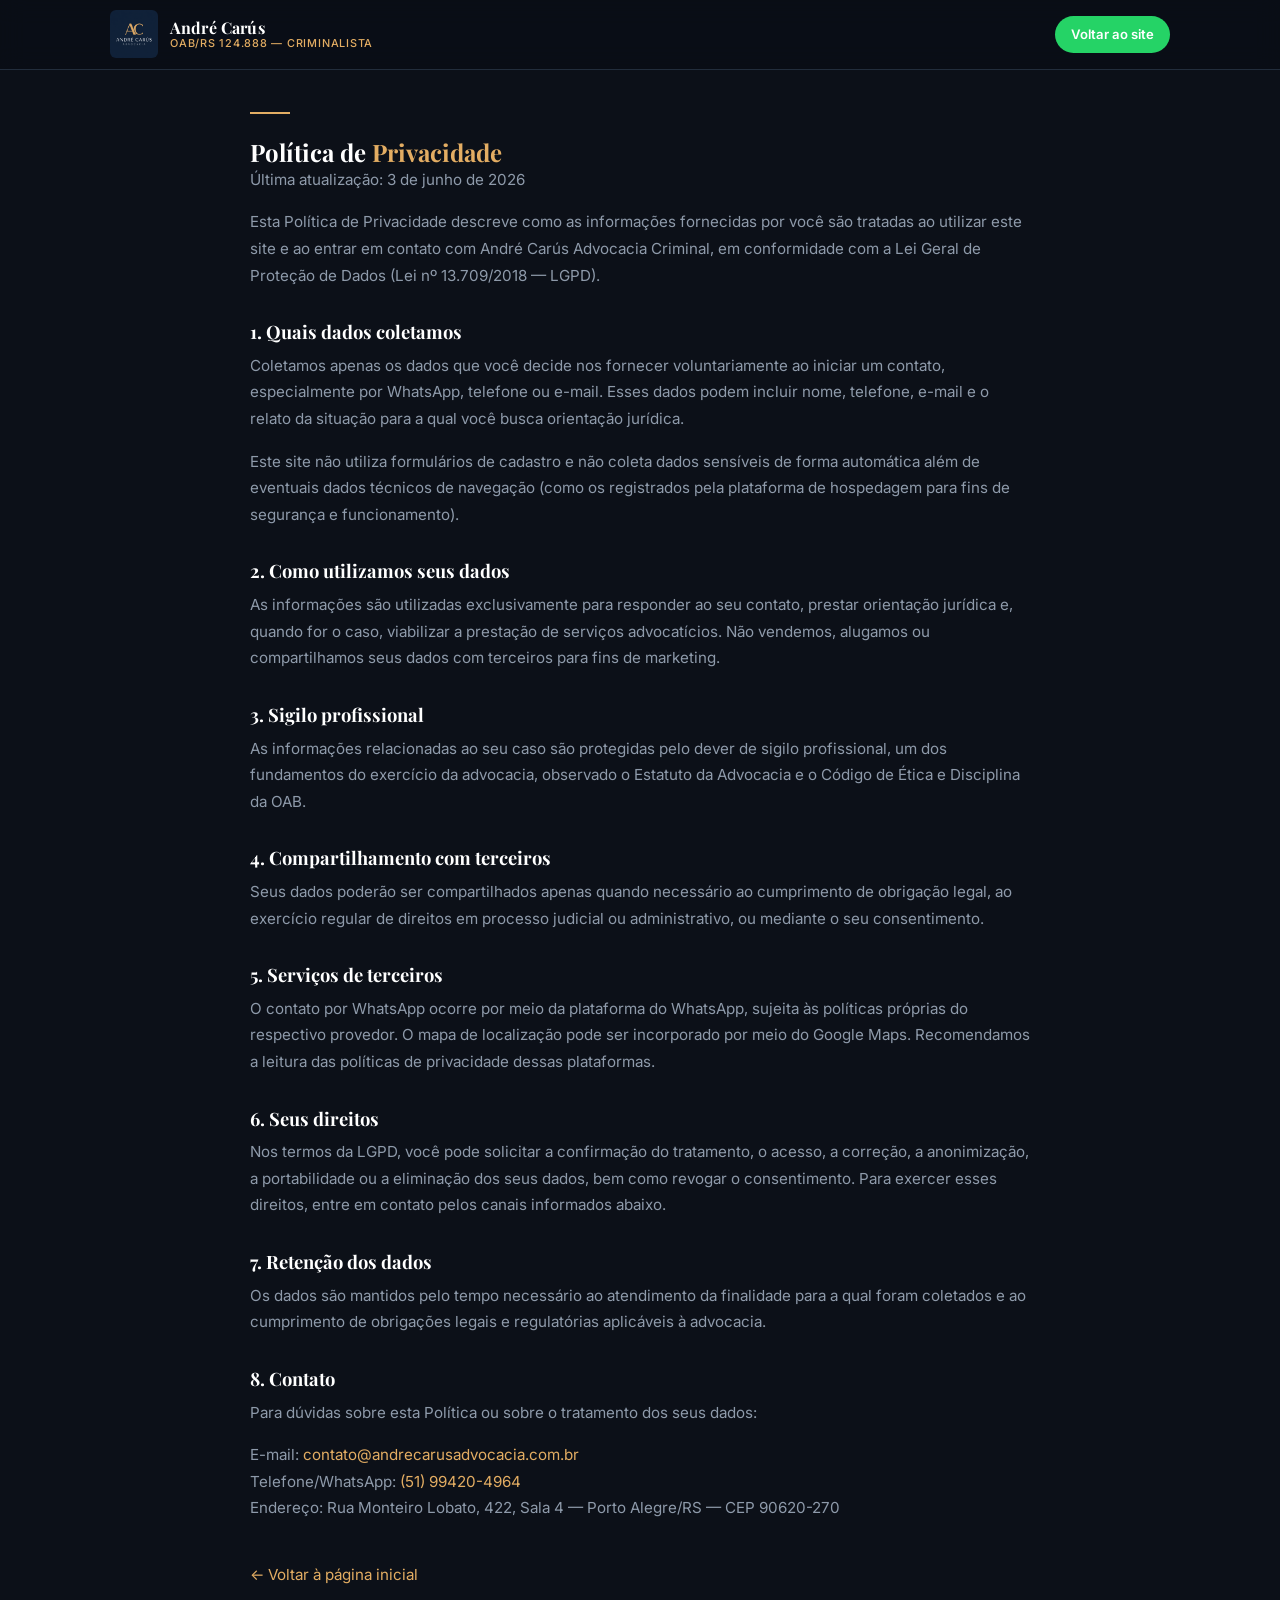
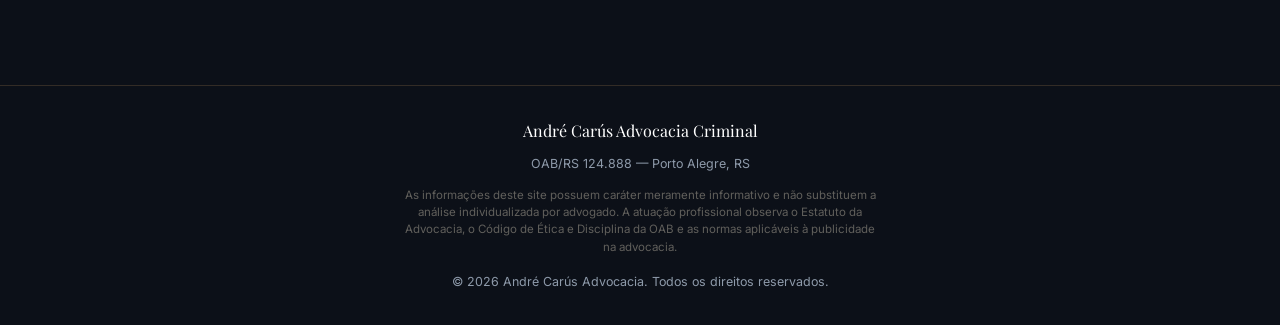
<file: privacidade.html>
<!DOCTYPE html>
<html lang="pt-BR">
<head>
  <meta charset="UTF-8" />
  <meta name="viewport" content="width=device-width, initial-scale=1.0" />
  <title>Política de Privacidade | André Carús Advocacia Criminal</title>
  <meta name="description" content="Política de Privacidade do site de André Carús Advocacia Criminal, em conformidade com a LGPD (Lei nº 13.709/2018)." />
  <meta name="robots" content="index, follow" />
  <link rel="canonical" href="https://www.andrecarusadvocacia.com.br/privacidade.html" />
  <meta name="theme-color" content="#0c1018" />
  <link rel="preconnect" href="https://fonts.googleapis.com" />
  <link rel="preconnect" href="https://fonts.gstatic.com" crossorigin />
  <link rel="stylesheet" href="style.css" />
</head>
<body>
  <header class="navbar" role="banner">
    <div class="container">
      <a href="./index.html" class="navbar-brand" aria-label="André Carús Advocacia — início">
        <img src="./logo_oficial.png" alt="" class="navbar-logo" aria-hidden="true" />
        <div class="navbar-brand-text">
          <span class="brand-name">André Carús</span>
          <span class="brand-oab">OAB/RS 124.888 — Criminalista</span>
        </div>
      </a>
      <a href="./index.html#contato" class="btn-nav-whatsapp" style="white-space:nowrap;">Voltar ao site</a>
    </div>
  </header>

  <main>
    <section style="padding-top:7rem;">
      <div class="container legal-doc" style="max-width:820px;">
        <div class="divider-gold" aria-hidden="true"></div>
        <h1 class="section-title" style="text-align:left;">Política de <span class="gold">Privacidade</span></h1>
        <p class="section-subtitle" style="text-align:left;">Última atualização: 3 de junho de 2026</p>

        <p>Esta Política de Privacidade descreve como as informações fornecidas por você são tratadas
        ao utilizar este site e ao entrar em contato com André Carús Advocacia Criminal, em
        conformidade com a Lei Geral de Proteção de Dados (Lei nº 13.709/2018 — LGPD).</p>

        <h2>1. Quais dados coletamos</h2>
        <p>Coletamos apenas os dados que você decide nos fornecer voluntariamente ao iniciar um contato,
        especialmente por WhatsApp, telefone ou e-mail. Esses dados podem incluir nome, telefone,
        e-mail e o relato da situação para a qual você busca orientação jurídica.</p>
        <p>Este site não utiliza formulários de cadastro e não coleta dados sensíveis de forma
        automática além de eventuais dados técnicos de navegação (como os registrados pela plataforma
        de hospedagem para fins de segurança e funcionamento).</p>

        <h2>2. Como utilizamos seus dados</h2>
        <p>As informações são utilizadas exclusivamente para responder ao seu contato, prestar
        orientação jurídica e, quando for o caso, viabilizar a prestação de serviços advocatícios.
        Não vendemos, alugamos ou compartilhamos seus dados com terceiros para fins de marketing.</p>

        <h2>3. Sigilo profissional</h2>
        <p>As informações relacionadas ao seu caso são protegidas pelo dever de sigilo profissional,
        um dos fundamentos do exercício da advocacia, observado o Estatuto da Advocacia e o Código de
        Ética e Disciplina da OAB.</p>

        <h2>4. Compartilhamento com terceiros</h2>
        <p>Seus dados poderão ser compartilhados apenas quando necessário ao cumprimento de obrigação
        legal, ao exercício regular de direitos em processo judicial ou administrativo, ou mediante o
        seu consentimento.</p>

        <h2>5. Serviços de terceiros</h2>
        <p>O contato por WhatsApp ocorre por meio da plataforma do WhatsApp, sujeita às políticas
        próprias do respectivo provedor. O mapa de localização pode ser incorporado por meio do Google
        Maps. Recomendamos a leitura das políticas de privacidade dessas plataformas.</p>

        <h2>6. Seus direitos</h2>
        <p>Nos termos da LGPD, você pode solicitar a confirmação do tratamento, o acesso, a correção, a
        anonimização, a portabilidade ou a eliminação dos seus dados, bem como revogar o consentimento.
        Para exercer esses direitos, entre em contato pelos canais informados abaixo.</p>

        <h2>7. Retenção dos dados</h2>
        <p>Os dados são mantidos pelo tempo necessário ao atendimento da finalidade para a qual foram
        coletados e ao cumprimento de obrigações legais e regulatórias aplicáveis à advocacia.</p>

        <h2>8. Contato</h2>
        <p>Para dúvidas sobre esta Política ou sobre o tratamento dos seus dados:</p>
        <p>
          E-mail: <a href="mailto:contato@andrecarusadvocacia.com.br" class="gold">contato@andrecarusadvocacia.com.br</a><br />
          Telefone/WhatsApp: <a href="tel:+5551994204964" class="gold">(51) 99420-4964</a><br />
          Endereço: Rua Monteiro Lobato, 422, Sala 4 — Porto Alegre/RS — CEP 90620-270
        </p>

        <p style="margin-top:2.5rem;"><a href="./index.html" class="gold">&larr; Voltar à página inicial</a></p>
      </div>
    </section>
  </main>

  <footer role="contentinfo">
    <div class="container">
      <div class="footer-inner">
        <span class="footer-brand">André Carús Advocacia Criminal</span>
        <span class="footer-meta">OAB/RS 124.888 — Porto Alegre, RS</span>
        <p class="footer-disclaimer">
          As informações deste site possuem caráter meramente informativo e não substituem a análise
          individualizada por advogado. A atuação profissional observa o Estatuto da Advocacia, o Código
          de Ética e Disciplina da OAB e as normas aplicáveis à publicidade na advocacia.
        </p>
        <span class="footer-meta" style="margin-top:0.4rem;">&copy; 2026 André Carús Advocacia. Todos os direitos reservados.</span>
      </div>
    </div>
  </footer>
</body>
</html>
</file>
<file: style.css>
/* =========================================
   André Carús Advocacia — CSS Principal
   ========================================= */

@import url('https://fonts.googleapis.com/css2?family=Playfair+Display:wght@400;600;700&family=Inter:wght@300;400;500;600&display=swap');

/* === RESET & BASE === */
*, *::before, *::after {
  box-sizing: border-box;
  margin: 0;
  padding: 0;
}

:root {
  /* Paleta da identidade visual real do escritório */
  --gold: #e3ad63;
  --gold-light: #ecbf82;
  --gold-dark: #c9924a;
  --slate: #3d4f65;       /* azul-ardósia do logo */
  --slate-dark: #2e3c4e;
  --bg: #0c1018;          /* versão muito escura do slate */
  --bg-card: #131b26;
  --bg-section: #101520;
  --text: #e8e5df;
  --text-muted: #8e9aaa;
  --white: #ffffff;
  --whatsapp: #25D366;
  --whatsapp-dark: #1da851;
  --border: rgba(227, 173, 99, 0.18);
  --border-slate: rgba(61, 79, 101, 0.5);
  --radius: 8px;
  --radius-lg: 16px;
  --shadow: 0 4px 24px rgba(0,0,0,0.6);
  --font-title: 'Playfair Display', Georgia, serif;
  --font-body: 'Inter', system-ui, sans-serif;
}

html {
  scroll-behavior: smooth;
  font-size: 16px;
  overflow-x: hidden; /* impede scroll lateral */
}

body {
  background-color: var(--bg);
  color: var(--text);
  font-family: var(--font-body);
  font-weight: 400;
  line-height: 1.65;
  -webkit-font-smoothing: antialiased;
  overflow-x: hidden;
  max-width: 100%;
}

img { display: block; max-width: 100%; }

a {
  color: inherit;
  text-decoration: none;
}

/* === TIPOGRAFIA === */
h1, h2, h3 {
  font-family: var(--font-title);
  font-weight: 700;
  line-height: 1.2;
  color: var(--white);
}

h2.section-title {
  font-size: clamp(1.6rem, 3vw, 2.2rem);
  color: var(--white);
  margin-bottom: 0.4rem;
}

.section-subtitle {
  color: var(--text-muted);
  font-size: 1rem;
  margin-bottom: 3rem;
}

.gold { color: var(--gold); }

/* === CONTAINER === */
.container {
  width: 100%;
  max-width: 1100px;
  margin: 0 auto;
  padding: 0 1.25rem;
}

/* === NAVBAR === */
.navbar {
  position: fixed;
  top: 0;
  left: 0;
  right: 0;
  z-index: 1000;
  background: rgba(10, 14, 22, 0.96);
  backdrop-filter: blur(12px);
  -webkit-backdrop-filter: blur(12px);
  border-bottom: 1px solid var(--border-slate);
  padding: 0.65rem 0;
}

.navbar .container {
  display: flex;
  align-items: center;
  justify-content: space-between;
  gap: 1rem;
}

.navbar-brand {
  display: flex;
  align-items: center;
  gap: 0.75rem;
  text-decoration: none;
}

.navbar-logo {
  height: 48px;
  width: 48px;
  object-fit: contain;
  border-radius: 6px;
  flex-shrink: 0;
}

.navbar-brand-text {
  display: flex;
  flex-direction: column;
  line-height: 1.15;
}

.navbar-brand .brand-name {
  font-family: var(--font-title);
  font-size: 1rem;
  font-weight: 700;
  color: var(--white);
  letter-spacing: 0.01em;
}

.navbar-brand .brand-oab {
  font-size: 0.68rem;
  color: var(--gold);
  letter-spacing: 0.07em;
  font-weight: 500;
  text-transform: uppercase;
}

.navbar-links {
  display: flex;
  align-items: center;
  gap: 1.6rem;
  list-style: none;
}

.navbar-links li a {
  font-size: 0.85rem;
  font-weight: 500;
  color: var(--text-muted);
  letter-spacing: 0.03em;
  transition: color 0.2s;
}

.navbar-links li a:hover { color: var(--gold); }

.btn-nav-whatsapp {
  display: inline-flex;
  align-items: center;
  gap: 0.45rem;
  background: var(--whatsapp);
  color: #fff !important;
  font-size: 0.82rem;
  font-weight: 600;
  padding: 0.5rem 1rem;
  border-radius: 50px;
  transition: background 0.2s, transform 0.15s;
  white-space: nowrap;
}

.btn-nav-whatsapp:hover {
  background: var(--whatsapp-dark);
  transform: translateY(-1px);
}

.btn-nav-whatsapp svg { flex-shrink: 0; }

/* Hamburger — mobile only */
.hamburger {
  display: none;
  background: none;
  border: none;
  cursor: pointer;
  padding: 0.3rem;
  color: var(--text);
  position: relative;
  z-index: 1001; /* acima do overlay (998) e do menu (999) — sempre clicável */
  touch-action: manipulation; /* elimina delay de 300ms do iOS */
  -webkit-tap-highlight-color: transparent;
  align-items: center;
  justify-content: center;
}

/* Checkbox que controla o menu (escondido visualmente, acessível) */
.menu-toggle {
  position: absolute;
  width: 1px;
  height: 1px;
  opacity: 0;
  margin: 0;
  pointer-events: none;
}

/* Troca do ícone ☰ ↔ ✕ conforme o estado do checkbox */
.hamburger .icon-close { display: none; }
#menu-toggle:checked ~ .hamburger .icon-open  { display: none; }
#menu-toggle:checked ~ .hamburger .icon-close { display: block; }

/* Foco por teclado destaca o hambúrguer */
.menu-toggle:focus-visible ~ .hamburger {
  outline: 2px solid var(--gold);
  outline-offset: 3px;
  border-radius: 6px;
}

/* === HERO === */
.hero {
  min-height: 0;
  display: flex;
  align-items: center;
  padding: 7rem 0 5rem;
  position: relative;
  overflow: hidden;
  background-image: url('./assets/hero.png');
  background-size: cover;
  background-position: right center;
  background-repeat: no-repeat;
  background-color: var(--bg);
}

/* Overlay — escurece da esquerda (texto) para a direita (imagem visível) */
.hero::before {
  content: '';
  position: absolute;
  inset: 0;
  background:
    linear-gradient(to right,
      rgba(8, 12, 20, 0.97) 0%,
      rgba(8, 12, 20, 0.90) 38%,
      rgba(8, 12, 20, 0.60) 62%,
      rgba(8, 12, 20, 0.34) 100%),
    linear-gradient(to top,
      rgba(8, 12, 20, 0.72) 0%,
      transparent 32%);
  pointer-events: none;
}

.hero-inner {
  display: grid;
  grid-template-columns: 1fr;
  gap: 0;
  align-items: center;
  width: 100%;
  position: relative;
  z-index: 1;
}

/* Foto do advogado fica oculta — o banner já é o elemento visual */
.hero .hero-image { display: none; }

.hero-badge {
  display: inline-flex;
  align-items: center;
  gap: 0.5rem;
  border: 1px solid var(--border);
  border-radius: 50px;
  padding: 0.3rem 0.9rem;
  font-size: 0.75rem;
  font-weight: 500;
  color: var(--gold);
  letter-spacing: 0.07em;
  text-transform: uppercase;
  margin-bottom: 1.4rem;
}

.hero-badge span { width: 6px; height: 6px; background: var(--whatsapp); border-radius: 50%; display: inline-block; animation: pulse-dot 1.8s infinite; }

@keyframes pulse-dot {
  0%, 100% { opacity: 1; transform: scale(1); }
  50% { opacity: 0.5; transform: scale(0.7); }
}

.hero-text {
  max-width: 560px;
}

/* === HERO IMAGE (foto do advogado — ativa enquanto não há banner gerado) === */
.hero-image {
  width: 300px;
  flex-shrink: 0;
  position: relative;
}

.hero-image img {
  width: 100%;
  height: 420px;
  object-fit: cover;
  object-position: top center;
  border-radius: var(--radius-lg);
  border: 1px solid var(--border);
  box-shadow: 0 8px 40px rgba(0,0,0,0.6);
  filter: grayscale(10%);
}

/* Borda dourada decorativa atrás da foto */
.hero-image::before {
  content: '';
  position: absolute;
  inset: -10px -10px 10px 10px;
  border: 1px solid rgba(227,173,99,0.25);
  border-radius: var(--radius-lg);
  pointer-events: none;
}

.hero h1 {
  font-size: clamp(2.2rem, 5vw, 3.6rem);
  margin-bottom: 0.6rem;
  color: var(--white);
  text-shadow: 0 2px 12px rgba(0,0,0,0.5);
}

.hero h1 span { color: var(--gold); }

.hero-oab {
  font-size: 0.82rem;
  font-weight: 500;
  color: var(--text-muted);
  letter-spacing: 0.08em;
  text-transform: uppercase;
  margin-bottom: 1.4rem;
}

.hero-tagline {
  font-size: clamp(1rem, 2vw, 1.15rem);
  color: var(--text-muted);
  max-width: 500px;
  margin-bottom: 2.2rem;
  line-height: 1.6;
}

.hero-cta {
  display: flex;
  flex-wrap: wrap;
  gap: 1rem;
  align-items: center;
}

.btn-primary {
  display: inline-flex;
  align-items: center;
  gap: 0.6rem;
  background: var(--whatsapp);
  color: #fff;
  font-family: var(--font-body);
  font-size: 1rem;
  font-weight: 600;
  padding: 0.9rem 1.8rem;
  border-radius: 50px;
  border: none;
  cursor: pointer;
  transition: background 0.2s, transform 0.15s, box-shadow 0.2s;
  box-shadow: 0 4px 20px rgba(37,211,102,0.25);
  text-decoration: none;
}

.btn-primary:hover {
  background: var(--whatsapp-dark);
  transform: translateY(-2px);
  box-shadow: 0 6px 28px rgba(37,211,102,0.35);
}

.btn-secondary {
  display: inline-flex;
  align-items: center;
  gap: 0.5rem;
  color: var(--text-muted);
  font-size: 0.9rem;
  font-weight: 500;
  transition: color 0.2s;
}

.btn-secondary:hover { color: var(--gold); }

.hero-image {
  width: 280px;
  flex-shrink: 0;
}

.hero-image img {
  width: 100%;
  height: 360px;
  object-fit: cover;
  object-position: top center;
  border-radius: var(--radius-lg);
  border: 1px solid var(--border);
  box-shadow: var(--shadow);
  filter: grayscale(15%);
}

/* === SECTIONS === */
section {
  padding: 5rem 0;
}

section:nth-child(even) {
  background-color: var(--bg-section);
}

/* === AREAS DE ATUAÇÃO === */
.areas-grid {
  display: grid;
  grid-template-columns: repeat(auto-fill, minmax(220px, 1fr));
  gap: 1rem;
}

.area-card {
  background: var(--bg-card);
  border: 1px solid var(--border);
  border-radius: var(--radius);
  padding: 1.4rem 1.2rem;
  display: flex;
  align-items: flex-start;
  gap: 1rem;
  transition: border-color 0.2s, transform 0.2s;
}

.area-card:hover {
  border-color: var(--gold);
  transform: translateY(-2px);
}

.area-icon {
  width: 38px;
  height: 38px;
  flex-shrink: 0;
  background: rgba(227,173,99,0.1);
  border-radius: 8px;
  display: flex;
  align-items: center;
  justify-content: center;
  color: var(--gold);
}

.area-name {
  font-size: 0.9rem;
  font-weight: 600;
  color: var(--white);
  line-height: 1.35;
}

/* === COMO FUNCIONA === */
.steps {
  display: flex;
  gap: 0;
  position: relative;
  counter-reset: steps;
}

.steps::before {
  content: '';
  position: absolute;
  top: 28px;
  left: calc(50px + 1rem);
  right: calc(50px + 1rem);
  height: 1px;
  background: var(--border);
  z-index: 0;
}

.step {
  flex: 1;
  display: flex;
  flex-direction: column;
  align-items: center;
  text-align: center;
  padding: 0 1rem;
  position: relative;
}

.step-number {
  width: 56px;
  height: 56px;
  border-radius: 50%;
  background: var(--slate-dark);
  border: 2px solid var(--gold);
  color: var(--gold);
  font-family: var(--font-title);
  font-size: 1.3rem;
  font-weight: 700;
  display: flex;
  align-items: center;
  justify-content: center;
  margin-bottom: 1.2rem;
  position: relative;
  z-index: 1;
  flex-shrink: 0;
}

.step-title {
  font-size: 0.95rem;
  font-weight: 600;
  color: var(--white);
  margin-bottom: 0.4rem;
}

.step-desc {
  font-size: 0.85rem;
  color: var(--text-muted);
  line-height: 1.55;
}

/* === SOBRE === */
.sobre-inner {
  display: grid;
  grid-template-columns: auto 1fr;
  gap: 3.5rem;
  align-items: start;
}

.sobre-photo img {
  width: 220px;
  height: 280px;
  object-fit: cover;
  object-position: top center;
  border-radius: var(--radius-lg);
  border: 1px solid var(--border);
  box-shadow: var(--shadow);
  filter: grayscale(15%);
}

.sobre-content h2 {
  margin-bottom: 1.2rem;
}

.sobre-text {
  color: var(--text-muted);
  font-size: 1rem;
  line-height: 1.75;
  margin-bottom: 1.8rem;
  max-width: 560px;
}

.sobre-oab-badge {
  display: inline-flex;
  align-items: center;
  gap: 0.5rem;
  border: 1px solid var(--border);
  padding: 0.5rem 1rem;
  border-radius: var(--radius);
  font-size: 0.8rem;
  font-weight: 600;
  color: var(--gold);
  letter-spacing: 0.06em;
}

/* === FAQ === */
.faq-list {
  max-width: 780px;
  margin: 0 auto;
  display: flex;
  flex-direction: column;
  gap: 0.75rem;
}

.faq-item {
  background: var(--bg-card);
  border: 1px solid var(--border);
  border-radius: var(--radius);
  overflow: hidden;
  transition: border-color 0.2s;
}

.faq-item.open { border-color: var(--gold); }

.faq-question {
  width: 100%;
  background: none;
  border: none;
  color: var(--white);
  font-family: var(--font-body);
  font-size: 0.95rem;
  font-weight: 500;
  text-align: left;
  padding: 1.15rem 1.3rem;
  cursor: pointer;
  display: flex;
  justify-content: space-between;
  align-items: center;
  gap: 1rem;
  line-height: 1.45;
  transition: color 0.2s;
}

.faq-item.open .faq-question { color: var(--gold); }

.faq-icon {
  flex-shrink: 0;
  width: 22px;
  height: 22px;
  border-radius: 50%;
  border: 1px solid var(--border);
  display: flex;
  align-items: center;
  justify-content: center;
  color: var(--text-muted);
  transition: transform 0.3s, border-color 0.2s, color 0.2s;
}

.faq-item.open .faq-icon {
  transform: rotate(45deg);
  border-color: var(--gold);
  color: var(--gold);
}

.faq-answer {
  max-height: 0;
  overflow: hidden;
  transition: max-height 0.35s ease, padding 0.25s ease;
  padding: 0 1.3rem;
}

.faq-answer p {
  color: var(--text-muted);
  font-size: 0.9rem;
  line-height: 1.7;
  padding-bottom: 1.2rem;
}

.faq-item.open .faq-answer {
  max-height: 300px;
  padding-top: 0;
}

/* === CONTATO === */
.contato-inner {
  display: grid;
  grid-template-columns: 1fr 1fr;
  gap: 3rem;
  align-items: start;
}

.contato-info {
  display: flex;
  flex-direction: column;
  gap: 1.5rem;
}

.contato-info h2 { margin-bottom: 0.3rem; }

.contato-cta-primary {
  display: inline-flex;
  align-items: center;
  gap: 0.7rem;
  background: var(--whatsapp);
  color: #fff;
  font-family: var(--font-body);
  font-size: 1rem;
  font-weight: 600;
  padding: 1rem 2rem;
  border-radius: 50px;
  transition: background 0.2s, transform 0.15s, box-shadow 0.2s;
  box-shadow: 0 4px 20px rgba(37,211,102,0.25);
  text-decoration: none;
  align-self: flex-start;
}

.contato-cta-primary:hover {
  background: var(--whatsapp-dark);
  transform: translateY(-2px);
}

.contato-detail {
  display: flex;
  align-items: flex-start;
  gap: 0.9rem;
  color: var(--text-muted);
  font-size: 0.9rem;
}

.contato-detail-icon {
  width: 36px;
  height: 36px;
  flex-shrink: 0;
  border: 1px solid var(--border);
  border-radius: 8px;
  display: flex;
  align-items: center;
  justify-content: center;
  color: var(--gold);
  margin-top: 0.1rem;
}

.contato-detail strong {
  display: block;
  color: var(--white);
  font-size: 0.82rem;
  font-weight: 600;
  margin-bottom: 0.1rem;
  text-transform: uppercase;
  letter-spacing: 0.06em;
}

.contato-map {
  border-radius: var(--radius-lg);
  overflow: hidden;
  border: 1px solid var(--border);
  height: 300px;
}

.contato-map iframe {
  width: 100%;
  height: 100%;
  border: none;
  display: block;
  filter: invert(90%) hue-rotate(180deg) saturate(0.5);
}

/* === FOOTER === */
footer {
  background: var(--bg);
  border-top: 1px solid var(--border);
  padding: 2rem 0;
  text-align: center;
}

footer .footer-inner {
  display: flex;
  flex-direction: column;
  align-items: center;
  gap: 0.6rem;
}

footer .footer-brand {
  font-family: var(--font-title);
  font-size: 1rem;
  color: var(--white);
}

footer .footer-meta {
  font-size: 0.78rem;
  color: var(--text-muted);
}

footer .footer-disclaimer {
  font-size: 0.72rem;
  color: rgba(154,148,136,0.6);
  max-width: 480px;
  line-height: 1.5;
  margin-top: 0.2rem;
}

/* === BOTÃO FLUTUANTE WHATSAPP === */
.float-whatsapp {
  position: fixed;
  bottom: 1.5rem;
  right: 1.5rem;
  z-index: 900;
  width: 58px;
  height: 58px;
  border-radius: 50%;
  background: var(--whatsapp);
  color: #fff;
  display: flex;
  align-items: center;
  justify-content: center;
  box-shadow: 0 4px 20px rgba(37,211,102,0.4);
  transition: background 0.2s, transform 0.15s, box-shadow 0.2s;
  text-decoration: none;
}

.float-whatsapp:hover {
  background: var(--whatsapp-dark);
  transform: scale(1.08);
  box-shadow: 0 6px 28px rgba(37,211,102,0.55);
}

.float-whatsapp .float-tooltip {
  position: absolute;
  right: 68px;
  background: var(--bg-card);
  border: 1px solid var(--border);
  color: var(--white);
  font-size: 0.78rem;
  font-weight: 500;
  padding: 0.35rem 0.75rem;
  border-radius: var(--radius);
  white-space: nowrap;
  opacity: 0;
  pointer-events: none;
  transition: opacity 0.2s;
}

.float-whatsapp:hover .float-tooltip { opacity: 1; }

/* === MOBILE MENU === */
@media (max-width: 768px) {
  /* CRÍTICO: backdrop-filter cria "containing block" e prende o menu
     fixed dentro da navbar. Removido no mobile para o menu cair na tela. */
  .navbar {
    backdrop-filter: none;
    -webkit-backdrop-filter: none;
    background: rgba(10, 14, 22, 0.98);
  }

  .hamburger {
    display: flex;
    margin-left: auto; /* empurra o ícone para a direita */
  }

  /* nav só contém o menu/overlay (fixed) no mobile — tira do fluxo
     para o hambúrguer encostar na borda direita */
  .navbar nav {
    position: absolute;
  }

  .navbar-links {
    position: fixed;
    top: 70px;
    left: 0;
    right: 0;
    background: #131b26;
    border-top: 1px solid var(--border-slate);
    border-bottom: 2px solid var(--gold);
    flex-direction: column;
    align-items: stretch;
    justify-content: flex-start;
    padding: 0.5rem 0 1rem;
    gap: 0;
    z-index: 999;
    /* Escondido por padrão — desce de cima */
    transform: translateY(-110%);
    opacity: 0;
    pointer-events: none;
    transition: transform 0.28s ease, opacity 0.22s ease;
    /* Garante que não herde nada da versão desktop */
    width: 100%;
    max-width: none;
    bottom: auto;
  }

  #menu-toggle:checked ~ nav .navbar-links {
    transform: translateY(0);
    opacity: 1;
    pointer-events: auto;
  }

  .navbar-links li {
    border-bottom: 1px solid rgba(61,79,101,0.35);
  }

  .navbar-links li:last-child { border-bottom: none; }

  .navbar-links li a {
    display: block;
    font-size: 1rem;
    color: var(--text);
    padding: 0.9rem 1.5rem;
    width: 100%;
  }

  .navbar-links li a:hover,
  .navbar-links li a:active {
    background: rgba(227,173,99,0.06);
    color: var(--gold);
  }

  /* Botão WhatsApp no menu mobile.
     Especificidade alta para vencer ".navbar-links li a" (que aplica
     width:100%). Sem isso, 100% + margens laterais estouravam a borda. */
  .navbar-links li a.btn-nav-whatsapp {
    display: flex;
    align-items: center;
    justify-content: center;
    gap: 0.5rem;
    width: auto;                 /* preenche o espaço menos as margens */
    margin: 0.75rem 1.25rem 0.25rem;
    padding: 0.85rem 1.25rem;
    border-radius: var(--radius);
    text-align: center;
    font-size: 0.95rem;
    box-sizing: border-box;
  }

  /* Esse <li> não deve ter borda inferior (fica logo após o botão) */
  .navbar-links li:has(> .btn-nav-whatsapp) { border-bottom: none; }

  .navbar-overlay {
    display: none;
    position: fixed;
    top: 70px;        /* começa ABAIXO da navbar — não cobre o hambúrguer */
    left: 0;
    right: 0;
    bottom: 0;
    background: rgba(0,0,0,0.4);
    z-index: 998;
  }

  #menu-toggle:checked ~ nav .navbar-overlay { display: block; }
}

/* === RESPONSIVE === */
@media (max-width: 900px) {
  .hero-inner { grid-template-columns: 1fr; }
  .hero-image { display: none; }
  .sobre-inner { grid-template-columns: 1fr; }
  .sobre-photo { display: flex; justify-content: center; }
  .sobre-photo img { width: 160px; height: 200px; }
  .contato-inner { grid-template-columns: 1fr; }
}

@media (max-width: 640px) {
  section { padding: 3.5rem 0; }

  .section-subtitle { margin-bottom: 2rem; }

  /* Steps vertical */
  .steps {
    flex-direction: column;
    align-items: flex-start;
  }

  .steps::before {
    top: 28px;
    left: 27px;
    right: auto;
    width: 1px;
    height: calc(100% - 56px);
    background: var(--border);
  }

  .step {
    flex-direction: row;
    align-items: flex-start;
    text-align: left;
    padding: 0 0 2rem 0;
    width: 100%;
    gap: 1.2rem;
  }

  .step:last-child { padding-bottom: 0; }

  .step-number { margin-bottom: 0; }

  .step-body { flex: 1; padding-top: 0.8rem; }

  .areas-grid { grid-template-columns: 1fr 1fr; }

  /* ---- HERO MOBILE: layout em 2 zonas (foto + texto separados) ---- */

  /* Remove a foto de fundo — usamos um <img> visível no topo */
  .hero {
    padding-top: 68px;      /* apenas a altura da navbar fixa */
    padding-bottom: 0;
    background-image: none;
    background-color: var(--bg);
  }

  /* Sem overlay no mobile — não há fundo a cobrir */
  .hero::before { display: none; }

  /* Flex coluna: foto primeiro (order:-1), texto depois */
  .hero-inner {
    display: flex;
    flex-direction: column;
  }

  /* Faixa de foto — sangra até as bordas do viewport */
  .hero-image {
    display: block !important;
    order: -1;
    margin: 0 -1.25rem;              /* sangra até as bordas do viewport */
    width: calc(100% + 2.5rem);
    height: 210px;
    overflow: hidden;
    flex-shrink: 0;
    position: relative;
  }

  /* Borda decorativa da foto: off no mobile */
  .hero-image::before { display: none; }

  .hero-image img {
    width: 100%;
    height: 210px;
    object-fit: cover;
    object-position: center 28%;     /* foco no rosto (retrato de estúdio) */
    border-radius: 0;
    border: none;
    filter: none;
    box-shadow: 0 6px 28px rgba(0,0,0,0.45);
  }

  /* Transição suave da foto para o fundo escuro do texto */
  .hero-image::after {
    content: '';
    position: absolute;
    left: 0; right: 0; bottom: 0;
    height: 70px;
    background: linear-gradient(to top, var(--bg) 0%, transparent 100%);
    pointer-events: none;
  }

  /* Texto sobre fundo escuro sólido — sem texto-shadow necessário */
  .hero-text {
    padding: 1.8rem 0 2.5rem;
  }

  .hero h1,
  .hero-eyebrow,
  .hero-tagline,
  .hero-complement {
    text-shadow: none;
  }

  .btn-primary { font-size: 0.95rem; padding: 0.85rem 1.5rem; }
}

@media (max-width: 420px) {
  .areas-grid { grid-template-columns: 1fr; }
}

/* === DESKTOP: hide float button === */
@media (min-width: 769px) {
  .float-whatsapp { display: none; }
}

/* === UTILITY === */
.text-center { text-align: center; }
.divider-gold {
  width: 40px;
  height: 2px;
  background: var(--gold);
  margin-bottom: 1.5rem;
}
.divider-gold.center { margin-left: auto; margin-right: auto; }

/* =========================================================
   COMPLEMENTOS — seções adicionais da landing completa
   ========================================================= */

/* Skip link (acessibilidade) */
.skip-link {
  position: absolute;
  left: -999px;
  top: 0;
  z-index: 2000;
  background: var(--gold);
  color: #1a1205;
  font-weight: 600;
  padding: 0.6rem 1rem;
  border-radius: 0 0 var(--radius) 0;
}
.skip-link:focus { left: 0; }

/* Foco visível em elementos interativos */
a:focus-visible,
button:focus-visible {
  outline: 2px solid var(--gold);
  outline-offset: 3px;
  border-radius: 4px;
}

/* === HERO — complementos === */
.hero-eyebrow {
  font-size: 0.8rem;
  font-weight: 600;
  color: var(--gold);
  letter-spacing: 0.1em;
  text-transform: uppercase;
  margin-bottom: 1rem;
}

.hero-complement {
  font-size: 0.95rem;
  color: var(--text-muted);
  max-width: 520px;
  line-height: 1.7;
  margin: -0.6rem 0 2rem;
}

.hero-seals {
  list-style: none;
  display: flex;
  flex-wrap: wrap;
  gap: 0.6rem 1.2rem;
  margin-top: 1.8rem;
}

.hero-seals li {
  position: relative;
  font-size: 0.78rem;
  font-weight: 500;
  color: var(--text);
  padding-left: 1.3rem;
  letter-spacing: 0.01em;
}

.hero-seals li::before {
  content: '';
  position: absolute;
  left: 0;
  top: 50%;
  transform: translateY(-50%);
  width: 14px;
  height: 14px;
  background: rgba(227,173,99,0.15);
  border: 1px solid var(--gold);
  border-radius: 50%;
}

.hero-seals li::after {
  content: '';
  position: absolute;
  left: 4px;
  top: 50%;
  width: 4px;
  height: 7px;
  border: solid var(--gold);
  border-width: 0 1.5px 1.5px 0;
  transform: translateY(-65%) rotate(45deg);
}

/* === ÁREAS / URGÊNCIA / DIFERENCIAIS — card com descrição === */
.area-body {
  display: flex;
  flex-direction: column;
  gap: 0.35rem;
}

h3.area-name {
  font-family: var(--font-body);
  font-size: 0.95rem;
  font-weight: 600;
  color: var(--white);
  line-height: 1.35;
  margin: 0;
}

.area-desc {
  font-size: 0.82rem;
  color: var(--text-muted);
  line-height: 1.55;
}

/* CTA centralizado ao final de uma seção */
.section-cta { margin-top: 2.8rem; }
.section-cta .btn-primary { display: inline-flex; }

/* === SEO LOCAL === */
.seo-local { max-width: 820px; }
.seo-local .section-title { text-align: left; }

.seo-text {
  color: var(--text-muted);
  font-size: 1rem;
  line-height: 1.8;
  margin-bottom: 1.2rem;
}

.seo-tags {
  list-style: none;
  display: flex;
  flex-wrap: wrap;
  gap: 0.6rem;
  margin-top: 1.8rem;
}

.seo-tags li {
  font-size: 0.78rem;
  color: var(--text-muted);
  background: var(--bg-card);
  border: 1px solid var(--border);
  border-radius: 50px;
  padding: 0.4rem 0.9rem;
}

/* === SOBRE — lista de fatos === */
.sobre-facts {
  list-style: none;
  display: grid;
  grid-template-columns: 1fr 1fr;
  gap: 0.5rem 1.5rem;
  margin: -0.6rem 0 1.8rem;
  max-width: 560px;
}

.sobre-facts li {
  font-size: 0.88rem;
  color: var(--text-muted);
  padding-left: 1rem;
  position: relative;
}

.sobre-facts li::before {
  content: '';
  position: absolute;
  left: 0;
  top: 0.6em;
  width: 5px;
  height: 5px;
  background: var(--gold);
  border-radius: 50%;
}

.sobre-facts strong { color: var(--text); font-weight: 600; }

/* === CONVERSÃO FINAL === */
.final-cta {
  background:
    linear-gradient(180deg, rgba(227,173,99,0.06) 0%, transparent 60%),
    var(--bg-section);
  text-align: center;
}

.final-cta h2 {
  font-size: clamp(1.6rem, 3.2vw, 2.3rem);
  margin-bottom: 1rem;
}

.final-text {
  color: var(--text-muted);
  font-size: 1.05rem;
  line-height: 1.7;
  max-width: 620px;
  margin: 0 auto 2.2rem;
}

.btn-lg {
  font-size: 1.05rem;
  padding: 1.05rem 2.2rem;
}

/* === FOOTER — contatos e redes === */
.footer-contacts {
  list-style: none;
  display: flex;
  flex-wrap: wrap;
  justify-content: center;
  gap: 0.4rem 1.4rem;
  margin-top: 0.3rem;
}

.footer-contacts li a {
  font-size: 0.82rem;
  color: var(--text-muted);
  transition: color 0.2s;
}
.footer-contacts li a:hover { color: var(--gold); }

.footer-social {
  list-style: none;
  display: flex;
  justify-content: center;
  gap: 0.8rem;
  margin-top: 0.6rem;
}

.footer-social a {
  width: 38px;
  height: 38px;
  display: flex;
  align-items: center;
  justify-content: center;
  border: 1px solid var(--border);
  border-radius: 50%;
  color: var(--text-muted);
  transition: color 0.2s, border-color 0.2s, transform 0.15s;
}
.footer-social a:hover {
  color: var(--gold);
  border-color: var(--gold);
  transform: translateY(-2px);
}

/* === FAQ — mais respostas longas === */
.faq-item.open .faq-answer { max-height: 420px; }

/* === RESPONSIVO — complementos === */
@media (max-width: 900px) {
  .hero-image { display: none; }
  .seo-local .section-title { text-align: center; }
  .seo-tags { justify-content: center; }
}

@media (max-width: 640px) {
  .sobre-facts { grid-template-columns: 1fr; }
  .hero-seals { gap: 0.5rem 1rem; }

  /* Steps em coluna já tratado; garante 4 passos ok */
  .steps::before { height: calc(100% - 56px); }

  /* Cards em coluna: ícone acima, texto abaixo — melhor uso do espaço */
  .area-card {
    flex-direction: column;
    gap: 0.75rem;
  }

  /* Garante que nenhum elemento filho exceda a largura do card */
  .area-card,
  .area-icon,
  .area-body {
    max-width: 100%;
    box-sizing: border-box;
  }

  /* Seção de seals da hero: quebra se necessário */
  .hero-seals li {
    font-size: 0.74rem;
  }

  /* Seção SEO: tags em coluna se necessário */
  .seo-tags li {
    font-size: 0.74rem;
  }

  /* Sections: garante que não extrapolam o viewport.
     NÃO incluir header: overflow-x:hidden torna a navbar um container
     de rolagem e prende o menu fixo dentro dela. */
  section,
  footer {
    max-width: 100vw;
    overflow-x: hidden;
  }
}

/* =========================================================
   PÁGINA LEGAL (Política de Privacidade)
   ========================================================= */
.legal-doc h2 {
  font-family: var(--font-title);
  font-size: 1.15rem;
  color: var(--white);
  margin: 2rem 0 0.6rem;
}
.legal-doc p {
  color: var(--text-muted);
  font-size: 0.95rem;
  line-height: 1.75;
  margin-bottom: 1rem;
}
.legal-doc a.gold { color: var(--gold); }
.legal-doc a.gold:hover { text-decoration: underline; }

/* =========================================================
   SEO LOCAL — lista de cidades atendidas
   ========================================================= */
.seo-cities {
  list-style: none;
  display: flex;
  flex-wrap: wrap;
  gap: 0.5rem;
  margin: 1.5rem 0 1.8rem;
}
.seo-cities li {
  font-size: 0.8rem;
  color: var(--text);
  background: rgba(227,173,99,0.08);
  border: 1px solid var(--border);
  border-radius: 6px;
  padding: 0.35rem 0.8rem;
}
.seo-map-link {
  display: inline-flex;
  align-items: center;
  gap: 0.5rem;
  color: var(--gold);
  font-weight: 600;
  font-size: 0.9rem;
}
.seo-map-link:hover { text-decoration: underline; }

/* Link de política no rodapé */
.footer-legal-links {
  margin-top: 0.3rem;
}
.footer-legal-links a {
  font-size: 0.8rem;
  color: var(--text-muted);
  text-decoration: underline;
  text-underline-offset: 2px;
  transition: color 0.2s;
}
.footer-legal-links a:hover { color: var(--gold); }

/* Bloco educativo "Por que buscar orientação" */
.orient-block {
  max-width: 760px;
  margin: 0 auto;
  text-align: center;
}
.orient-block p {
  color: var(--text-muted);
  font-size: 1.02rem;
  line-height: 1.8;
  margin-bottom: 1.2rem;
}

/* =========================================================
   MELHORIAS DE CONVERSÃO — WhatsApp
   ========================================================= */

/* === PULSE RING — botão flutuante === */
@keyframes wa-ring {
  0%   { box-shadow: 0 4px 20px rgba(37,211,102,0.4), 0 0 0 0   rgba(37,211,102,0.45); }
  70%  { box-shadow: 0 4px 20px rgba(37,211,102,0.4), 0 0 0 16px rgba(37,211,102,0); }
  100% { box-shadow: 0 4px 20px rgba(37,211,102,0.4), 0 0 0 0   rgba(37,211,102,0); }
}

.float-whatsapp {
  animation: wa-ring 2.2s ease-out infinite;
}
.float-whatsapp:hover {
  animation: none;
}

/* Badge "Atendimento imediato" flutuando acima do botão */
.float-badge {
  position: absolute;
  bottom: calc(100% + 10px);
  right: 0;
  background: var(--bg-card);
  border: 1px solid rgba(37,211,102,0.55);
  color: #25D366;
  font-size: 0.7rem;
  font-weight: 600;
  padding: 0.28rem 0.65rem;
  border-radius: 50px;
  white-space: nowrap;
  letter-spacing: 0.015em;
  box-shadow: 0 2px 10px rgba(37,211,102,0.18);
  pointer-events: none;
  animation: badge-appear 0.4s ease 1.8s both;
}

@keyframes badge-appear {
  from { opacity: 0; transform: translateY(6px); }
  to   { opacity: 1; transform: translateY(0); }
}

/* === BARRA STICKY DESKTOP === */
.sticky-wa-bar {
  position: fixed;
  bottom: 0;
  left: 0;
  right: 0;
  z-index: 800;
  background: rgba(12, 16, 24, 0.97);
  border-top: 1px solid var(--border);
  backdrop-filter: blur(12px);
  -webkit-backdrop-filter: blur(12px);
  padding: 0.7rem 1.5rem;
  display: flex;
  align-items: center;
  justify-content: center;
  gap: 1.5rem;
  transform: translateY(100%);
  transition: transform 0.35s cubic-bezier(0.22, 1, 0.36, 1);
}

.sticky-wa-bar.visible {
  transform: translateY(0);
}

.sticky-wa-bar p {
  font-size: 0.88rem;
  color: var(--text-muted);
  margin: 0;
}

.sticky-wa-bar p strong {
  color: var(--text);
}

.btn-wa-sticky {
  display: inline-flex;
  align-items: center;
  gap: 0.5rem;
  background: var(--whatsapp);
  color: #fff;
  font-size: 0.85rem;
  font-weight: 600;
  padding: 0.55rem 1.25rem;
  border-radius: 50px;
  white-space: nowrap;
  text-decoration: none;
  transition: background 0.2s, transform 0.15s;
}

.btn-wa-sticky:hover {
  background: var(--whatsapp-dark);
  transform: scale(1.03);
}

@media (max-width: 768px) {
  .sticky-wa-bar { display: none; }
}

/* === LINK WA DENTRO DOS CARDS DE ÁREA === */
.card-wa-link {
  display: inline-flex;
  align-items: center;
  gap: 0.3rem;
  font-size: 0.76rem;
  font-weight: 600;
  color: var(--whatsapp);
  margin-top: 0.65rem;
  text-decoration: none;
  transition: gap 0.15s, opacity 0.15s;
  opacity: 0.82;
}

.card-wa-link:hover {
  gap: 0.5rem;
  opacity: 1;
}

/* === LINK WA DENTRO DAS RESPOSTAS DO FAQ === */
.faq-wa-link {
  display: inline-flex;
  align-items: center;
  gap: 0.35rem;
  font-size: 0.8rem;
  font-weight: 600;
  color: var(--whatsapp);
  margin-top: 0.85rem;
  text-decoration: none;
  opacity: 0.88;
  transition: gap 0.15s, opacity 0.15s;
}

.faq-wa-link:hover {
  gap: 0.55rem;
  opacity: 1;
}

/* === DISPONIBILIDADE — hero === */
.hero-avail {
  display: flex;
  align-items: center;
  gap: 0.5rem;
  font-size: 0.76rem;
  color: var(--text-muted);
  margin-top: 0.9rem;
  letter-spacing: 0.01em;
}

.hero-avail-dot {
  width: 7px;
  height: 7px;
  border-radius: 50%;
  background: var(--whatsapp);
  flex-shrink: 0;
  animation: dot-blink 2s ease-in-out infinite;
}

@keyframes dot-blink {
  0%, 100% { opacity: 1; }
  50%       { opacity: 0.25; }
}
</file>
